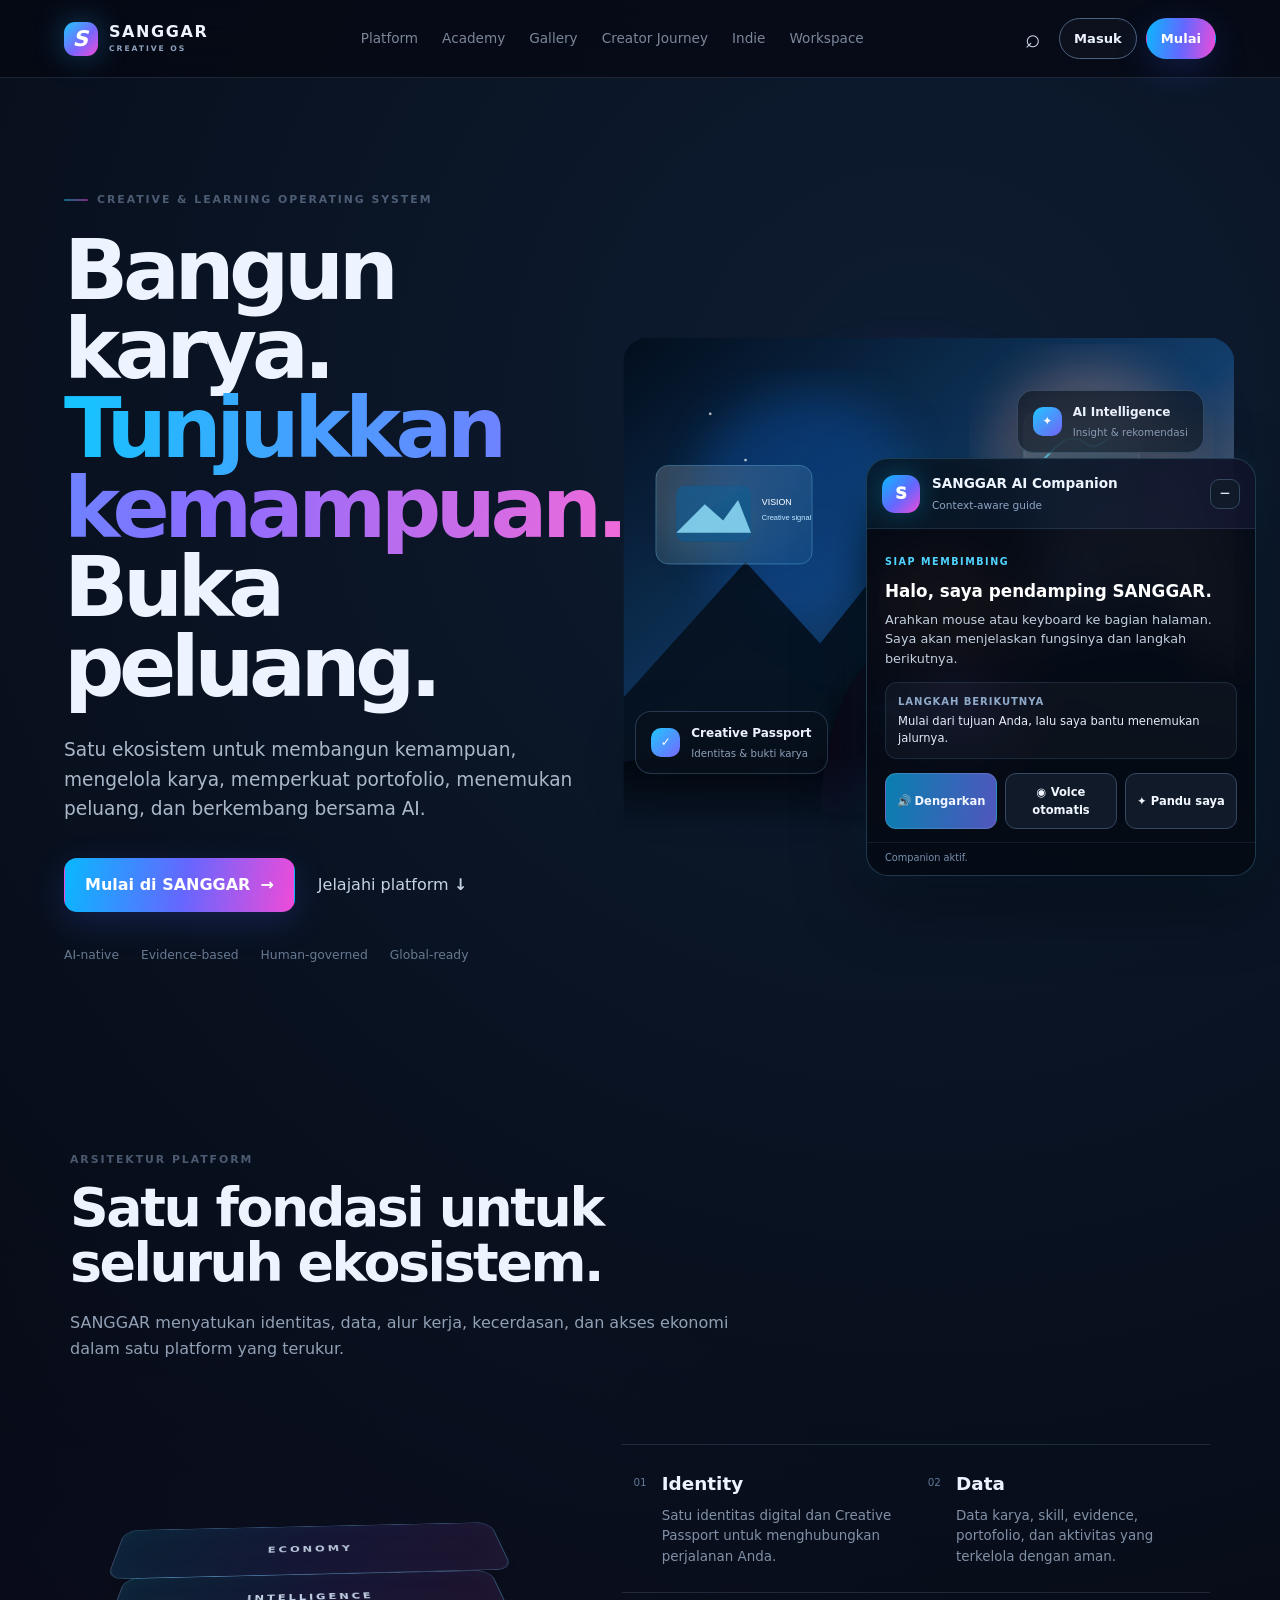
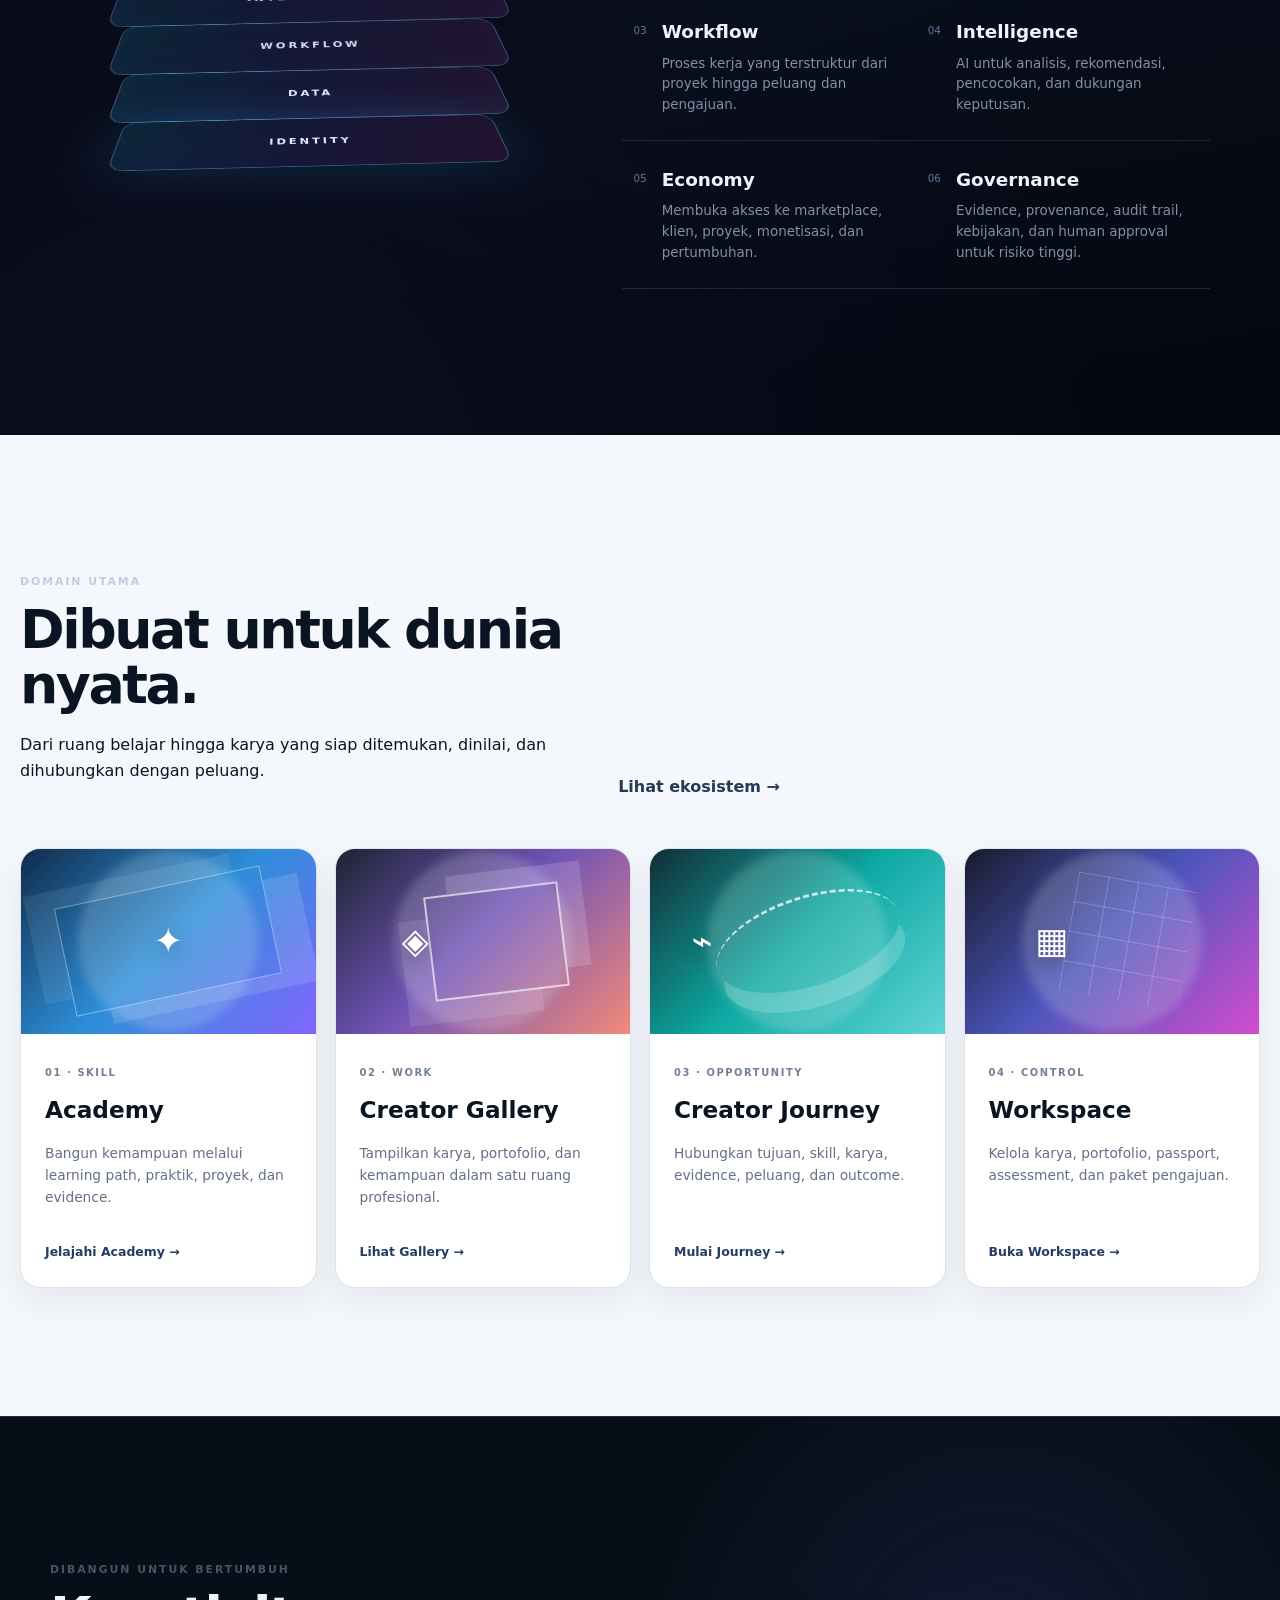
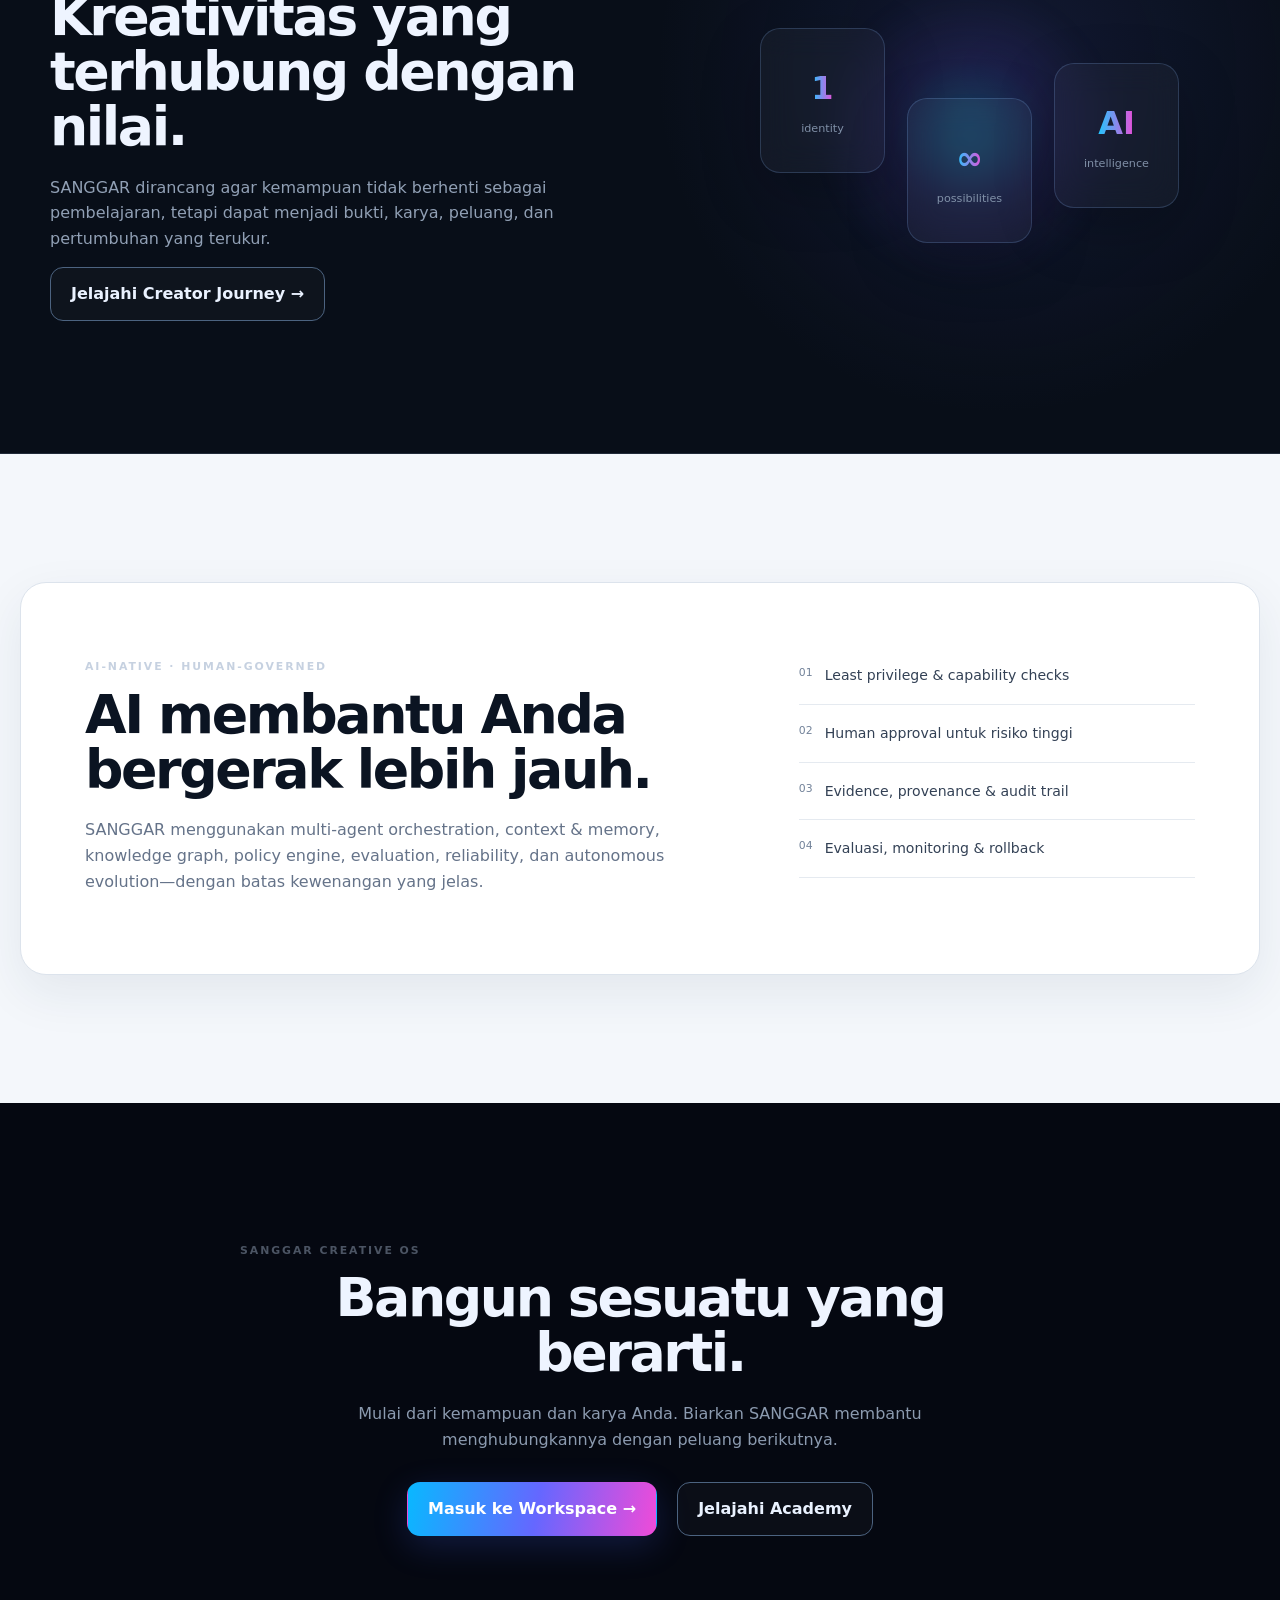
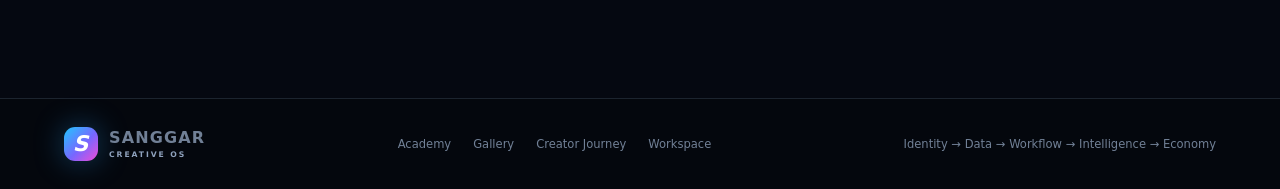
<file: index.html>
<!doctype html>
<html lang="id">
<head>
<meta charset="utf-8">
<meta name="viewport" content="width=device-width,initial-scale=1">
<meta name="description" content="SANGGAR CREATIVE OS — ekosistem digital untuk membangun kemampuan, karya, portofolio, peluang, dan pertumbuhan dengan AI yang tetap berada dalam kendali manusia.">
<meta name="robots" content="index,follow">
<meta property="og:title" content="SANGGAR CREATIVE OS">
<meta property="og:description" content="Identity. Data. Workflow. Intelligence. Economy.">
<meta property="og:type" content="website">
<meta property="og:image" content="assets/hero-visual.svg">
<title>SANGGAR CREATIVE OS — Creative & Learning Operating System</title>
<link rel="canonical" href="https://akvisomr-eng.github.io/SANGGAR-CREATIVE-OS/">
<link rel="stylesheet" href="styles.css">
</head>
<body data-sanggar-companion="public">
<header class="top">
  <a class="brand" href="index.html" aria-label="SANGGAR CREATIVE OS"><span class="brand-mark">S</span><span>SANGGAR<small>CREATIVE OS</small></span></a>
  <nav aria-label="Navigasi utama">
    <a href="#platform">Platform</a>
    <a href="academy.html">Academy</a>
    <a href="gallery.html">Gallery</a>
    <a href="journey.html">Creator Journey</a>
    <a href="indie.html">Indie</a>
    <a href="app.html">Workspace</a>
  </nav>
  <div class="top-actions"><a class="icon-link" href="#platform" aria-label="Cari">⌕</a><a class="button outline small" href="app.html">Masuk</a><a class="button gradient small" href="app.html">Mulai</a></div>
</header>

<main>
<section class="hero">
  <div class="hero-copy">
    <p class="eyebrow"><span></span> CREATIVE & LEARNING OPERATING SYSTEM</p>
    <h1>Bangun karya.<br><em>Tunjukkan kemampuan.</em><br>Buka peluang.</h1>
    <p class="lead">Satu ekosistem untuk membangun kemampuan, mengelola karya, memperkuat portofolio, menemukan peluang, dan berkembang bersama AI.</p>
    <div class="actions">
      <a class="button gradient" href="app.html">Mulai di SANGGAR <b>→</b></a>
      <a class="ghost" href="#platform">Jelajahi platform <b>↓</b></a>
    </div>
    <div class="trust"><span>AI-native</span><span>Evidence-based</span><span>Human-governed</span><span>Global-ready</span></div>
  </div>
  <div class="hero-art" aria-label="Ilustrasi SANGGAR Creative OS">
    <div class="hero-orb"></div>
    <img src="assets/hero-visual.svg" alt="Ilustrasi kreator dengan panel AI dan ekosistem digital SANGGAR">
    <div class="floating-chip chip-a"><b>✦</b><span>AI Intelligence<small>Insight & rekomendasi</small></span></div>
    <div class="floating-chip chip-b"><b>✓</b><span>Creative Passport<small>Identitas & bukti karya</small></span></div>
  </div>
</section>

<section id="platform" class="section architecture">
  <div class="section-head">
    <p class="eyebrow">ARSITEKTUR PLATFORM</p>
    <h2>Satu fondasi untuk seluruh ekosistem.</h2>
    <p>SANGGAR menyatukan identitas, data, alur kerja, kecerdasan, dan akses ekonomi dalam satu platform yang terukur.</p>
  </div>
  <div class="architecture-layout">
    <div class="layer-stack" aria-hidden="true">
      <div class="layer l1">ECONOMY</div><div class="layer l2">INTELLIGENCE</div><div class="layer l3">WORKFLOW</div><div class="layer l4">DATA</div><div class="layer l5">IDENTITY</div>
    </div>
    <div class="architecture-list">
      <article><span class="num">01</span><div><h3>Identity</h3><p>Satu identitas digital dan Creative Passport untuk menghubungkan perjalanan Anda.</p></div></article>
      <article><span class="num">02</span><div><h3>Data</h3><p>Data karya, skill, evidence, portofolio, dan aktivitas yang terkelola dengan aman.</p></div></article>
      <article><span class="num">03</span><div><h3>Workflow</h3><p>Proses kerja yang terstruktur dari proyek hingga peluang dan pengajuan.</p></div></article>
      <article><span class="num">04</span><div><h3>Intelligence</h3><p>AI untuk analisis, rekomendasi, pencocokan, dan dukungan keputusan.</p></div></article>
      <article><span class="num">05</span><div><h3>Economy</h3><p>Membuka akses ke marketplace, klien, proyek, monetisasi, dan pertumbuhan.</p></div></article>
      <article><span class="num">06</span><div><h3>Governance</h3><p>Evidence, provenance, audit trail, kebijakan, dan human approval untuk risiko tinggi.</p></div></article>
    </div>
  </div>
</section>

<section class="section domains">
  <div class="section-head row-head"><div><p class="eyebrow">DOMAIN UTAMA</p><h2>Dibuat untuk dunia nyata.</h2><p>Dari ruang belajar hingga karya yang siap ditemukan, dinilai, dan dihubungkan dengan peluang.</p></div><a class="text-link" href="academy.html">Lihat ekosistem →</a></div>
  <div class="domain-grid">
    <a class="domain-card academy-card" href="academy.html"><div class="domain-art art-academy"><span>✦</span><div class="art-lines"></div></div><div class="domain-body"><span class="domain-kicker">01 · SKILL</span><h3>Academy</h3><p>Bangun kemampuan melalui learning path, praktik, proyek, dan evidence.</p><b>Jelajahi Academy →</b></div></a>
    <a class="domain-card gallery-card" href="gallery.html"><div class="domain-art art-gallery"><span>◈</span><div class="art-frame"></div></div><div class="domain-body"><span class="domain-kicker">02 · WORK</span><h3>Creator Gallery</h3><p>Tampilkan karya, portofolio, dan kemampuan dalam satu ruang profesional.</p><b>Lihat Gallery →</b></div></a>
    <a class="domain-card journey-card" href="journey.html"><div class="domain-art art-journey"><span>⌁</span><div class="art-route"></div></div><div class="domain-body"><span class="domain-kicker">03 · OPPORTUNITY</span><h3>Creator Journey</h3><p>Hubungkan tujuan, skill, karya, evidence, peluang, dan outcome.</p><b>Mulai Journey →</b></div></a>
    <a class="domain-card workspace-card" href="app.html"><div class="domain-art art-workspace"><span>▦</span><div class="art-grid"></div></div><div class="domain-body"><span class="domain-kicker">04 · CONTROL</span><h3>Workspace</h3><p>Kelola karya, portofolio, passport, assessment, dan paket pengajuan.</p><b>Buka Workspace →</b></div></a>
  </div>
</section>

<section class="section dark impact">
  <div class="impact-copy"><p class="eyebrow">DIBANGUN UNTUK BERTUMBUH</p><h2>Kreativitas yang terhubung dengan nilai.</h2><p>SANGGAR dirancang agar kemampuan tidak berhenti sebagai pembelajaran, tetapi dapat menjadi bukti, karya, peluang, dan pertumbuhan yang terukur.</p><a class="button outline" href="journey.html">Jelajahi Creator Journey →</a></div>
  <div class="impact-visual"><div class="impact-glow"></div><div class="impact-stat"><strong>1</strong><span>identity</span></div><div class="impact-stat"><strong>∞</strong><span>possibilities</span></div><div class="impact-stat"><strong>AI</strong><span>intelligence</span></div></div>
</section>

<section id="ai" class="section ai-section">
  <div class="ai-card">
    <div><p class="eyebrow">AI-NATIVE · HUMAN-GOVERNED</p><h2>AI membantu Anda bergerak lebih jauh.</h2><p>SANGGAR menggunakan multi-agent orchestration, context & memory, knowledge graph, policy engine, evaluation, reliability, dan autonomous evolution—dengan batas kewenangan yang jelas.</p></div>
    <ul><li><span>01</span> Least privilege & capability checks</li><li><span>02</span> Human approval untuk risiko tinggi</li><li><span>03</span> Evidence, provenance & audit trail</li><li><span>04</span> Evaluasi, monitoring & rollback</li></ul>
  </div>
</section>

<section class="section cta">
  <p class="eyebrow">SANGGAR CREATIVE OS</p>
  <h2>Bangun sesuatu yang berarti.</h2>
  <p>Mulai dari kemampuan dan karya Anda. Biarkan SANGGAR membantu menghubungkannya dengan peluang berikutnya.</p>
  <div class="actions center"><a class="button gradient" href="app.html">Masuk ke Workspace →</a><a class="button outline" href="academy.html">Jelajahi Academy</a></div>
</section>
</main>

<footer><div class="footer-brand"><span class="brand-mark">S</span><span>SANGGAR<small>CREATIVE OS</small></span></div><div class="footer-links"><a href="academy.html">Academy</a><a href="gallery.html">Gallery</a><a href="journey.html">Creator Journey</a><a href="app.html">Workspace</a></div><span>Identity → Data → Workflow → Intelligence → Economy</span></footer>
<script src="app.js" defer></script>
<script src="companion.js?v=4" defer></script>
</body>
</html>
</file>
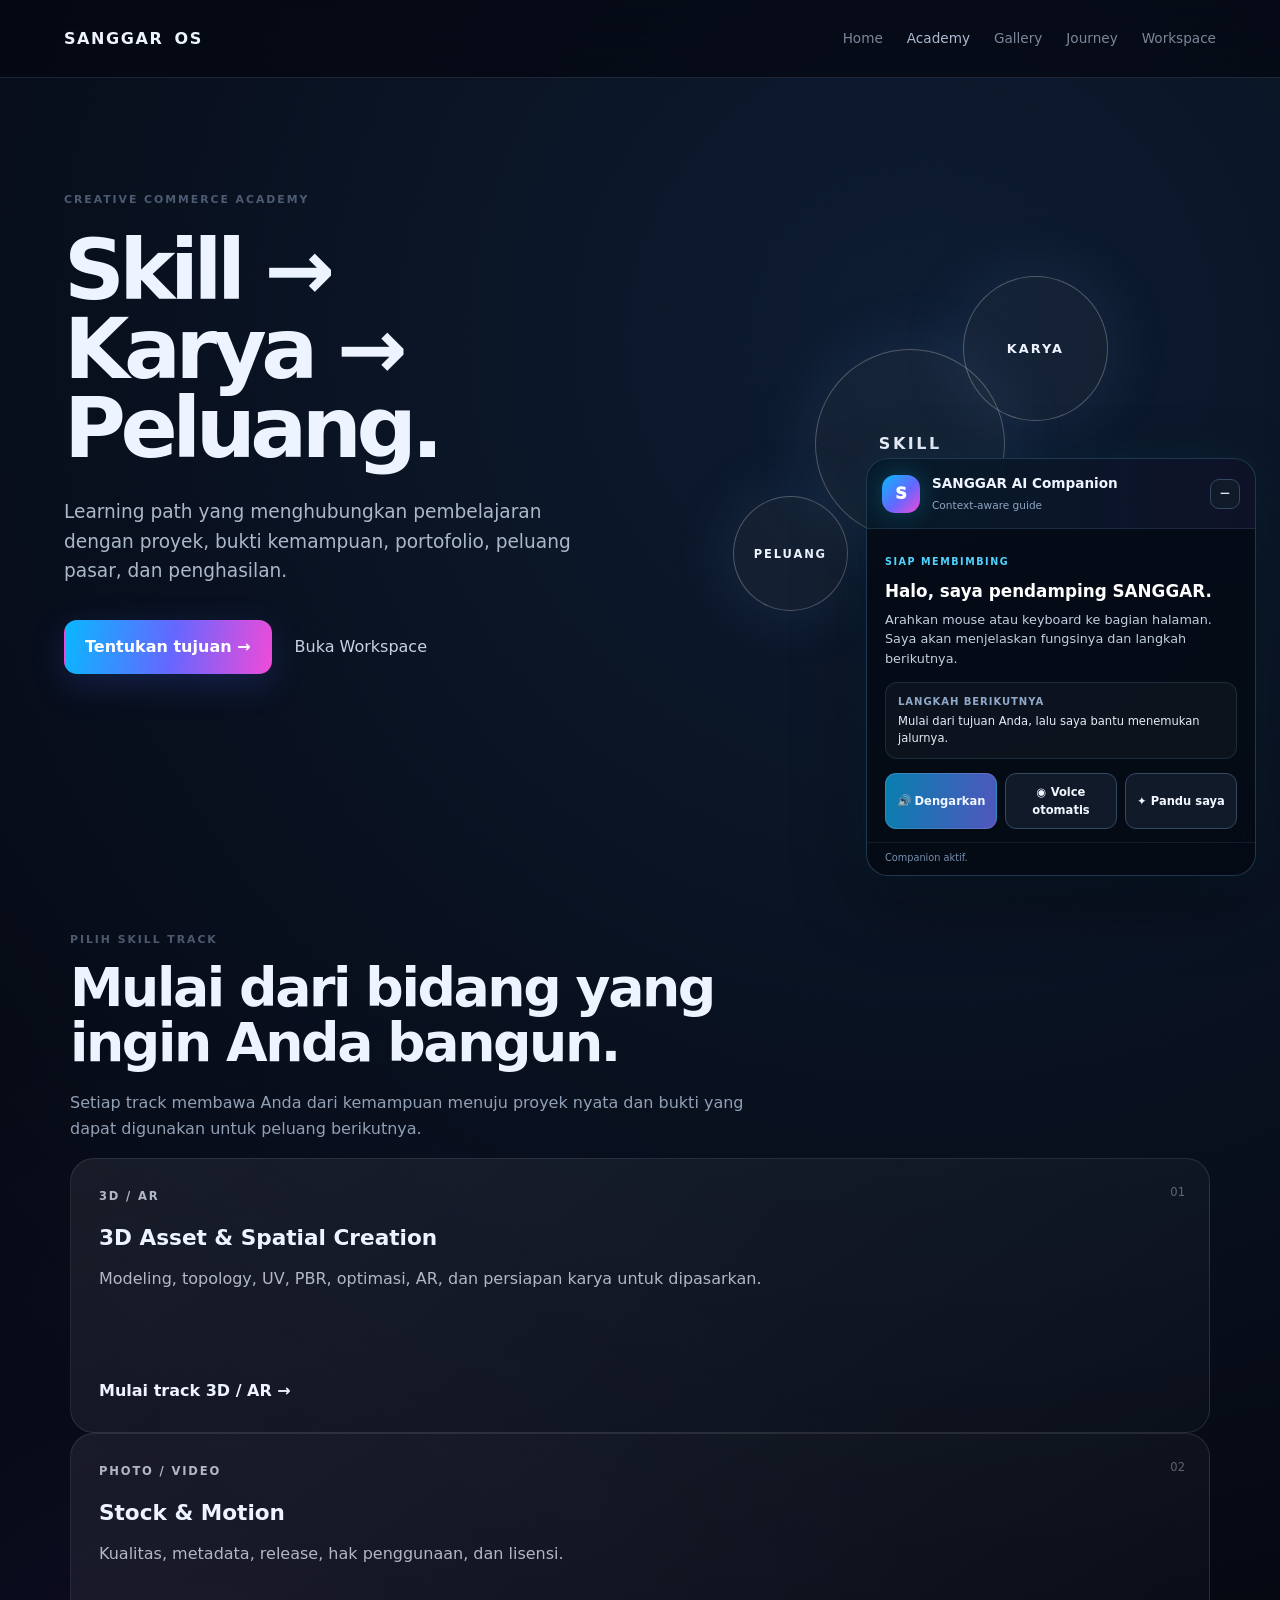
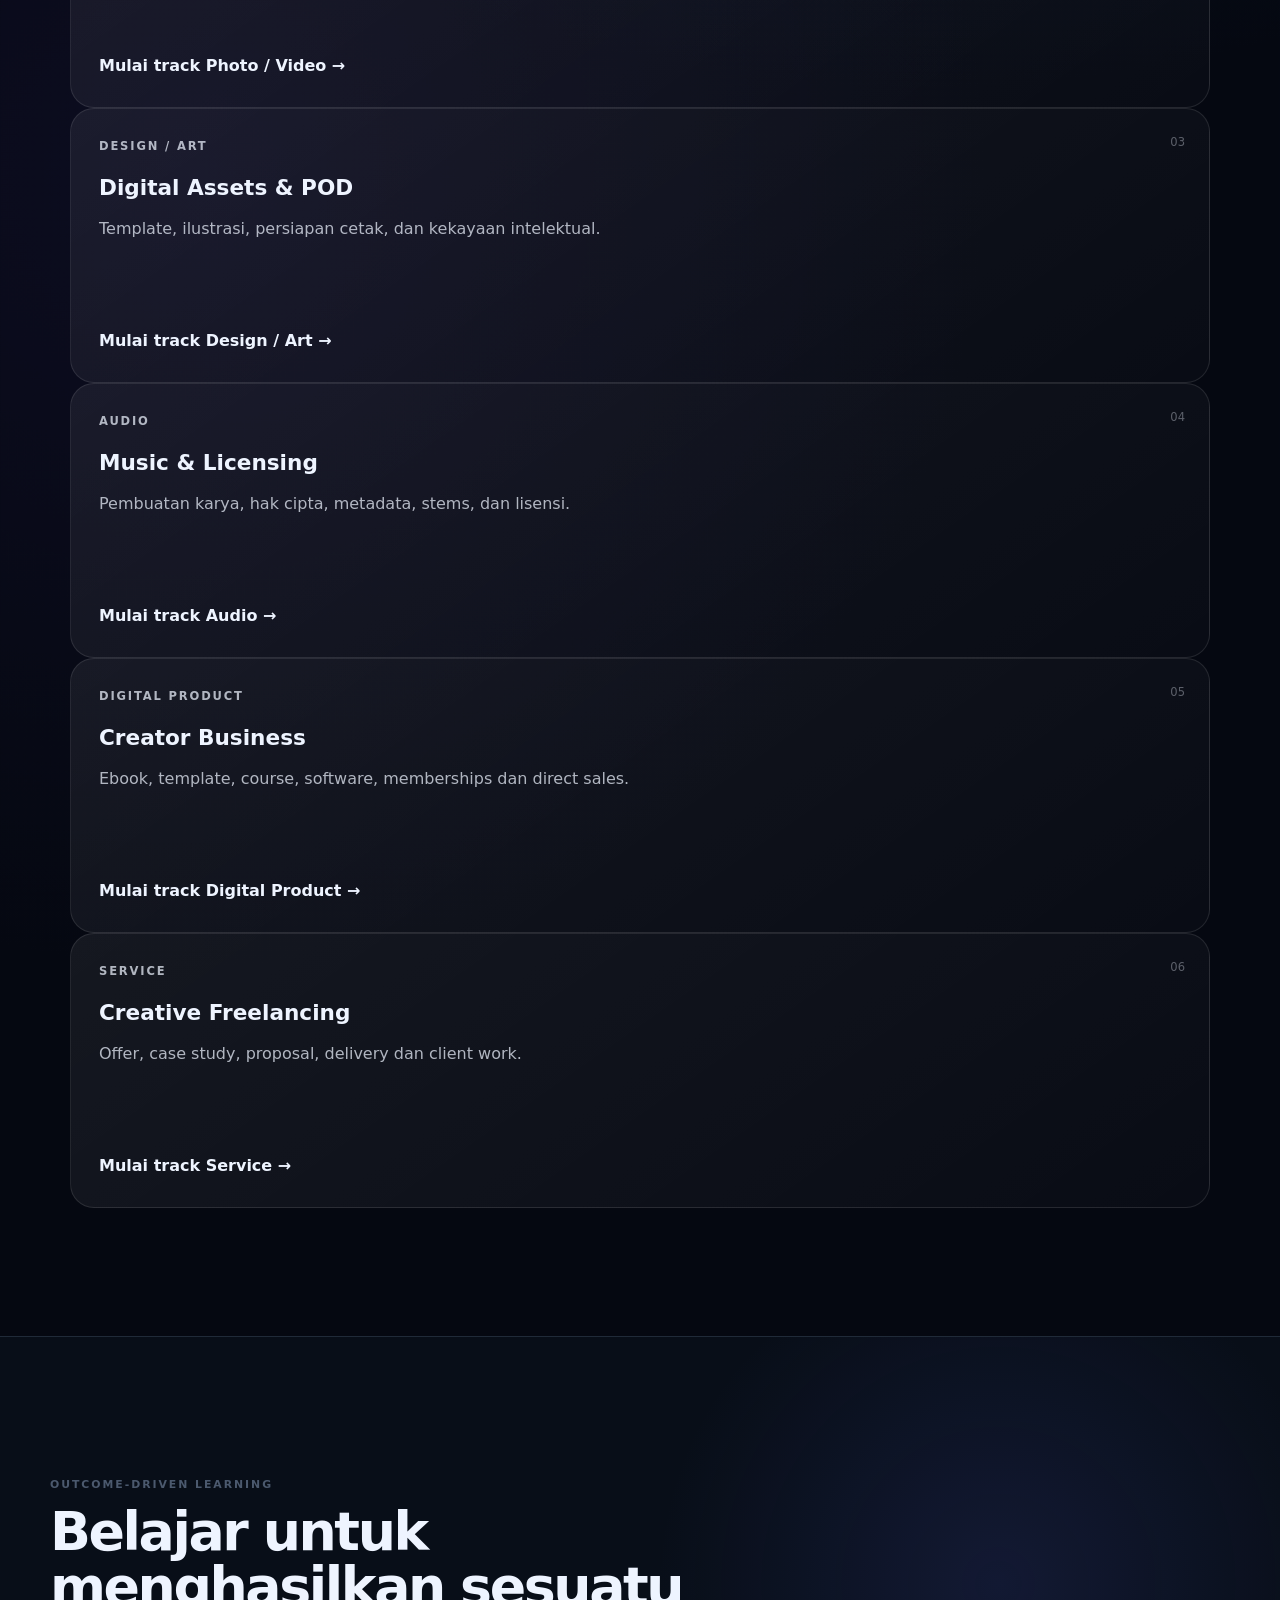
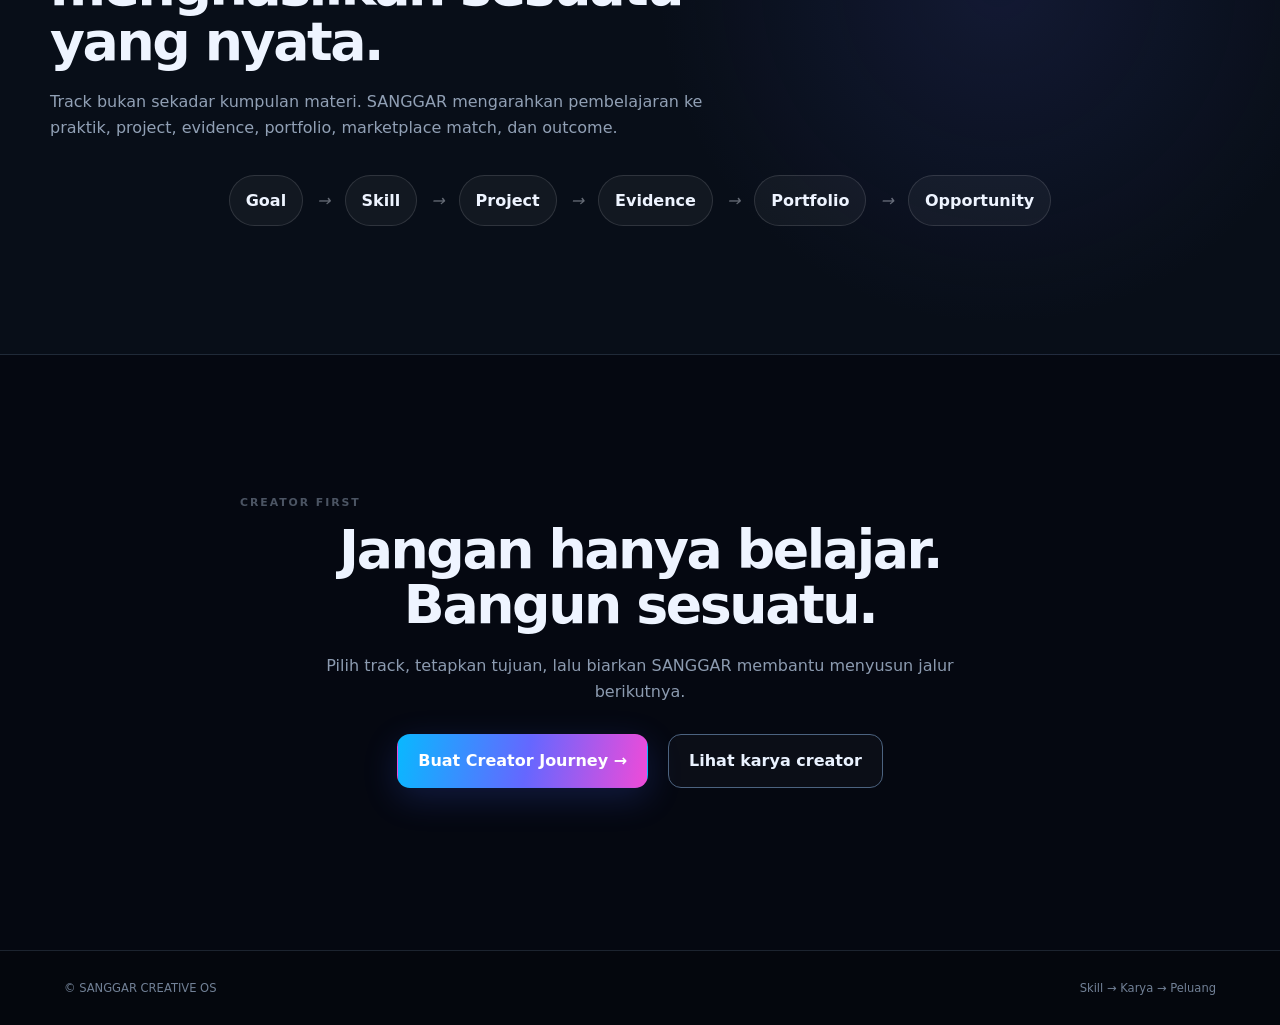
<file: academy.html>
<!doctype html>
<html lang="id"><head><meta charset="utf-8"><meta name="viewport" content="width=device-width,initial-scale=1">
<meta name="description" content="SANGGAR Creative Commerce Academy — pilih skill track, bangun karya, buktikan kemampuan, dan buka peluang.">
<meta name="robots" content="index,follow"><title>Creative Commerce Academy — SANGGAR</title>
<link rel="canonical" href="https://akvisomr-eng.github.io/SANGGAR-CREATIVE-OS/academy.html"><link rel="stylesheet" href="styles.css"></head>
<body data-sanggar-companion="public">
<header class="top"><a class="brand" href="index.html">SANGGAR<span>OS</span></a><nav aria-label="Navigasi utama"><a href="index.html">Home</a><a class="active" href="academy.html">Academy</a><a href="gallery.html">Gallery</a><a href="journey.html">Journey</a><a href="app.html">Workspace</a></nav></header>
<main>
<section class="hero academy-hero"><div class="hero-copy"><p class="eyebrow">CREATIVE COMMERCE ACADEMY</p><h1>Skill → Karya → <strong>Peluang.</strong></h1><p class="lead">Learning path yang menghubungkan pembelajaran dengan proyek, bukti kemampuan, portofolio, peluang pasar, dan penghasilan.</p>
<div class="actions"><a class="button gradient" href="journey.html">Tentukan tujuan →</a><a class="ghost" href="app.html">Buka Workspace</a></div></div><div class="hero-art academy-art"><div class="academy-orbit">SKILL</div><div class="academy-orbit orbit-2">KARYA</div><div class="academy-orbit orbit-3">PELUANG</div></div></section>
<section class="section"><div class="section-head"><p class="eyebrow">PILIH SKILL TRACK</p><h2>Mulai dari bidang yang ingin Anda bangun.</h2><p>Setiap track membawa Anda dari kemampuan menuju proyek nyata dan bukti yang dapat digunakan untuk peluang berikutnya.</p></div>
<div class="grid academy-track-grid">
<a class="track-card" data-ai-context="3D AR 3D Asset Spatial Creation" href="journey.html?goal=3d-ar"><span class="track-number">01</span><b>3D / AR</b><h3>3D Asset & Spatial Creation</h3><p>Modeling, topology, UV, PBR, optimasi, AR, dan persiapan karya untuk dipasarkan.</p><span class="track-action">Mulai track 3D / AR →</span></a>
<a class="track-card" data-ai-context="PHOTO VIDEO Stock Motion" href="journey.html?goal=photo-video"><span class="track-number">02</span><b>PHOTO / VIDEO</b><h3>Stock & Motion</h3><p>Kualitas, metadata, release, hak penggunaan, dan lisensi.</p><span class="track-action">Mulai track Photo / Video →</span></a>
<a class="track-card" data-ai-context="DESIGN ART Digital Assets POD" href="journey.html?goal=design-art"><span class="track-number">03</span><b>DESIGN / ART</b><h3>Digital Assets & POD</h3><p>Template, ilustrasi, persiapan cetak, dan kekayaan intelektual.</p><span class="track-action">Mulai track Design / Art →</span></a>
<a class="track-card" data-ai-context="AUDIO Music Licensing" href="journey.html?goal=audio"><span class="track-number">04</span><b>AUDIO</b><h3>Music & Licensing</h3><p>Pembuatan karya, hak cipta, metadata, stems, dan lisensi.</p><span class="track-action">Mulai track Audio →</span></a>
<a class="track-card" data-ai-context="DIGITAL PRODUCT Creator Business" href="journey.html?goal=digital-product"><span class="track-number">05</span><b>DIGITAL PRODUCT</b><h3>Creator Business</h3><p>Ebook, template, course, software, memberships dan direct sales.</p><span class="track-action">Mulai track Digital Product →</span></a>
<a class="track-card" data-ai-context="SERVICE Creative Freelancing" href="journey.html?goal=service"><span class="track-number">06</span><b>SERVICE</b><h3>Creative Freelancing</h3><p>Offer, case study, proposal, delivery dan client work.</p><span class="track-action">Mulai track Service →</span></a>
</div></section>
<section class="section dark"><div class="section-head"><p class="eyebrow">OUTCOME-DRIVEN LEARNING</p><h2>Belajar untuk menghasilkan sesuatu yang nyata.</h2><p>Track bukan sekadar kumpulan materi. SANGGAR mengarahkan pembelajaran ke praktik, project, evidence, portfolio, marketplace match, dan outcome.</p></div><div class="flow-strip"><span>Goal</span><i>→</i><span>Skill</span><i>→</i><span>Project</span><i>→</i><span>Evidence</span><i>→</i><span>Portfolio</span><i>→</i><span>Opportunity</span></div></section>
<section class="section cta"><p class="eyebrow">CREATOR FIRST</p><h2>Jangan hanya belajar. Bangun sesuatu.</h2><p>Pilih track, tetapkan tujuan, lalu biarkan SANGGAR membantu menyusun jalur berikutnya.</p><div class="actions center"><a class="button gradient" href="journey.html">Buat Creator Journey →</a><a class="button outline" href="gallery.html">Lihat karya creator</a></div></section>
</main><footer><span>© SANGGAR CREATIVE OS</span><span>Skill → Karya → Peluang</span></footer>
<script src="companion.js?v=3" defer></script></body></html>
</file>
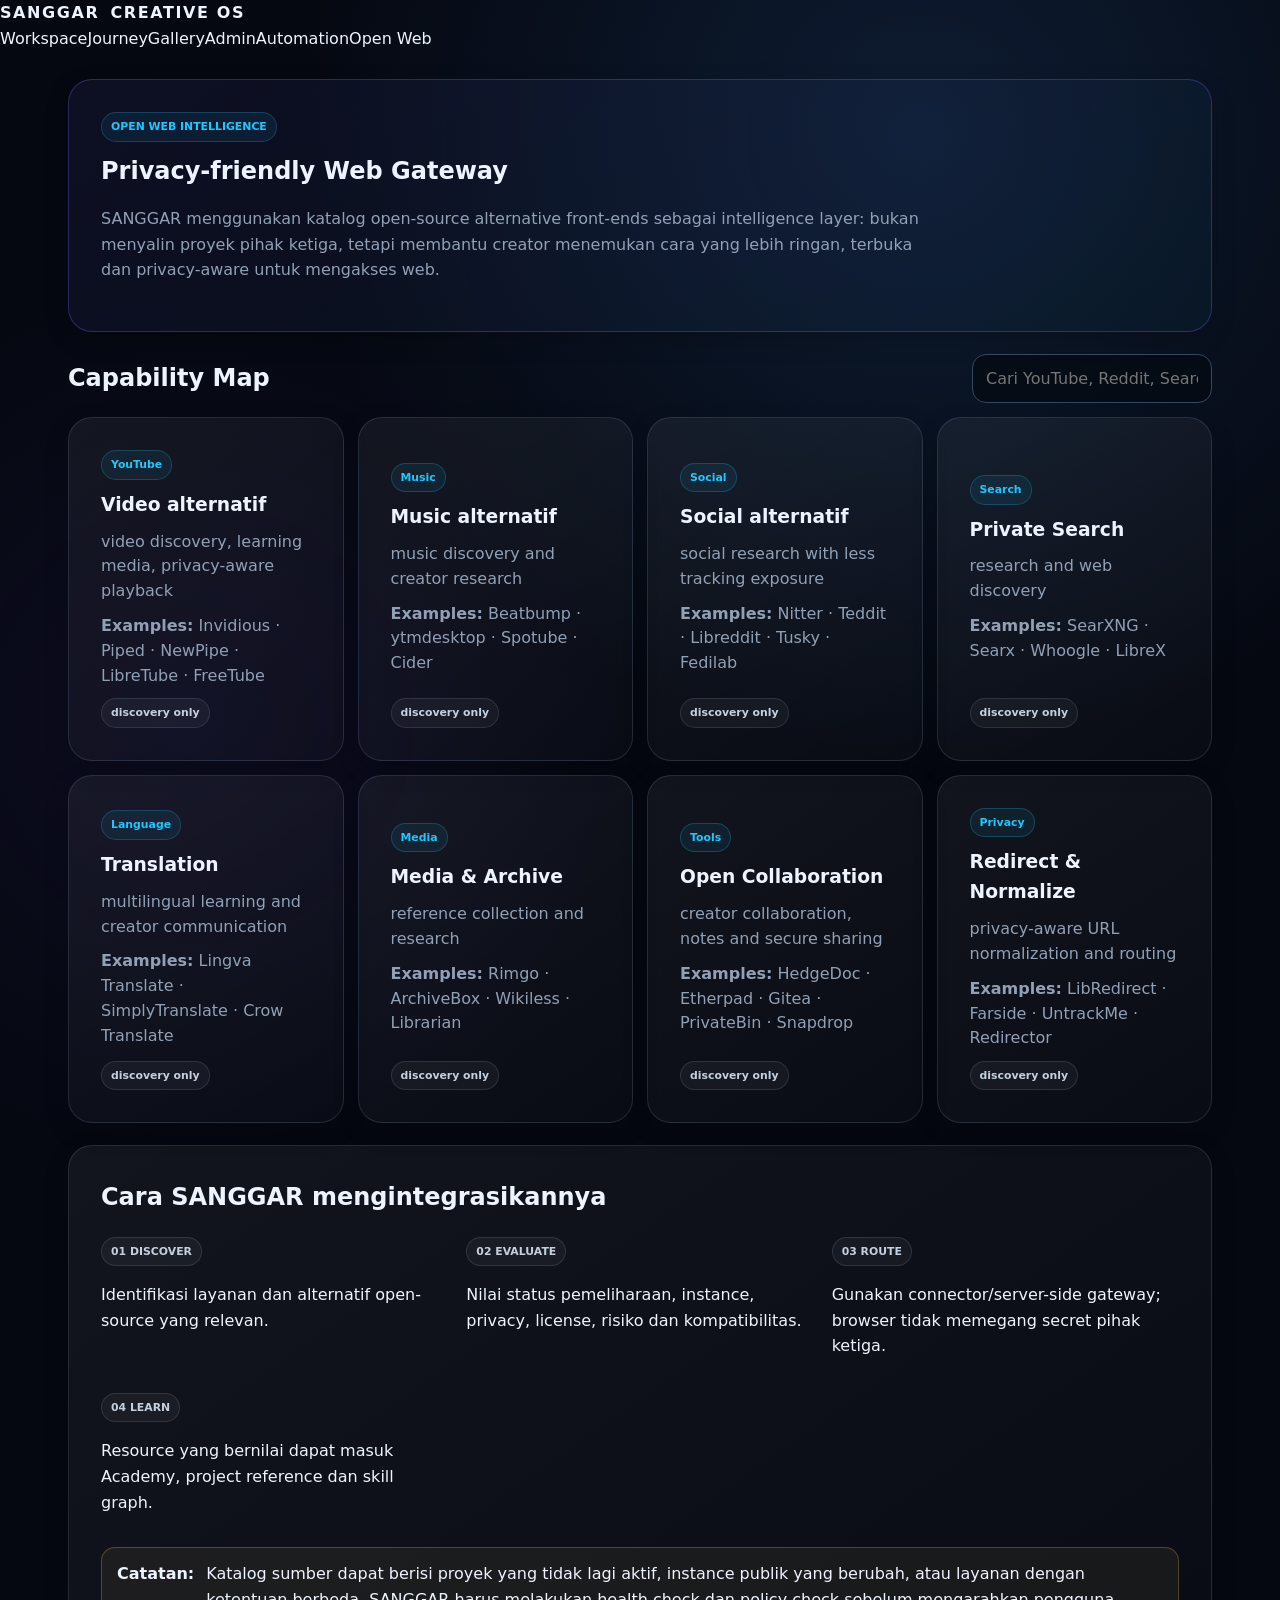
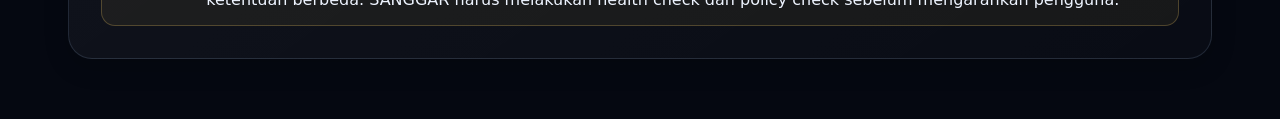
<file: alternative-frontends.html>
<!doctype html>
<html lang="id">
<head>
<meta charset="utf-8"><meta name="viewport" content="width=device-width,initial-scale=1">
<meta name="description" content="SANGGAR Open Web Intelligence — privacy-friendly alternatives and open-source discovery">
<title>SANGGAR — Open Web Intelligence</title>
<link rel="stylesheet" href="styles.css"><link rel="stylesheet" href="sanggar-design-system.css">
<style>
.sg-service-grid{display:grid;grid-template-columns:repeat(auto-fit,minmax(240px,1fr));gap:14px}
.sg-service{display:flex;flex-direction:column;gap:10px}
.sg-service h3{margin:0}.sg-service p{margin:0;color:var(--sg-muted);line-height:1.55}
.sg-service .sg-cluster{margin-top:auto}
</style>
</head>
<body>
<header class="topbar">
<div class="brand"><strong>SANGGAR</strong><span>CREATIVE OS</span></div>
<nav aria-label="Navigasi"><a href="app.html">Workspace</a><a href="journey.html">Journey</a><a href="gallery.html">Gallery</a><a href="admin-control.html">Admin</a><a href="automation-center.html">Automation</a><a href="alternative-frontends.html" aria-current="page">Open Web</a></nav>
</header>
<main class="container" style="max-width:1180px;margin:auto;padding:28px 18px 60px">
<section class="sg-card sg-ai-card">
<span class="sg-badge sg-badge-info">OPEN WEB INTELLIGENCE</span>
<h1 style="margin:10px 0 6px">Privacy-friendly Web Gateway</h1>
<p style="color:var(--sg-muted);max-width:820px">SANGGAR menggunakan katalog open-source alternative front-ends sebagai intelligence layer: bukan menyalin proyek pihak ketiga, tetapi membantu creator menemukan cara yang lebih ringan, terbuka dan privacy-aware untuk mengakses web.</p>
</section>
<section style="margin-top:22px">
<div class="sg-cluster" style="justify-content:space-between;margin-bottom:14px"><h2 style="margin:0">Capability Map</h2><label class="sg-field" style="min-width:240px"><span class="sg-sr-only">Cari layanan</span><input id="search" class="sg-input" placeholder="Cari YouTube, Reddit, Search..."></label></div>
<div id="grid" class="sg-service-grid"></div>
</section>
<section class="sg-card" style="margin-top:22px">
<h2 style="margin-top:0">Cara SANGGAR mengintegrasikannya</h2>
<div class="sg-responsive-grid">
<div><span class="sg-badge">01 DISCOVER</span><p>Identifikasi layanan dan alternatif open-source yang relevan.</p></div>
<div><span class="sg-badge">02 EVALUATE</span><p>Nilai status pemeliharaan, instance, privacy, license, risiko dan kompatibilitas.</p></div>
<div><span class="sg-badge">03 ROUTE</span><p>Gunakan connector/server-side gateway; browser tidak memegang secret pihak ketiga.</p></div>
<div><span class="sg-badge">04 LEARN</span><p>Resource yang bernilai dapat masuk Academy, project reference dan skill graph.</p></div>
</div>
<div class="sg-alert sg-alert-warning" style="margin-top:16px"><strong>Catatan:</strong><span>Katalog sumber dapat berisi proyek yang tidak lagi aktif, instance publik yang berubah, atau layanan dengan ketentuan berbeda. SANGGAR harus melakukan health check dan policy check sebelum mengarahkan pengguna.</span></div>
</section>
</main>
<script>
const services=[
{name:"Video alternatif",cat:"YouTube",items:["Invidious","Piped","NewPipe","LibreTube","FreeTube"],use:"video discovery, learning media, privacy-aware playback"},
{name:"Music alternatif",cat:"Music",items:["Beatbump","ytmdesktop","Spotube","Cider"],use:"music discovery and creator research"},
{name:"Social alternatif",cat:"Social",items:["Nitter","Teddit","Libreddit","Tusky","Fedilab"],use:"social research with less tracking exposure"},
{name:"Private Search",cat:"Search",items:["SearXNG","Searx","Whoogle","LibreX"],use:"research and web discovery"},
{name:"Translation",cat:"Language",items:["Lingva Translate","SimplyTranslate","Crow Translate"],use:"multilingual learning and creator communication"},
{name:"Media & Archive",cat:"Media",items:["Rimgo","ArchiveBox","Wikiless","Librarian"],use:"reference collection and research"},
{name:"Open Collaboration",cat:"Tools",items:["HedgeDoc","Etherpad","Gitea","PrivateBin","Snapdrop"],use:"creator collaboration, notes and secure sharing"},
{name:"Redirect & Normalize",cat:"Privacy",items:["LibRedirect","Farside","UntrackMe","Redirector"],use:"privacy-aware URL normalization and routing"}
];
const esc=s=>String(s).replace(/[&<>"']/g,c=>({'&':'&amp;','<':'&lt;','>':'&gt;','"':'&quot;',"'":'&#39;'}[c]));
const render=filter=>{const f=filter.toLowerCase();document.getElementById('grid').innerHTML=services.filter(x=>(x.name+' '+x.cat+' '+x.items.join(' ')+' '+x.use).toLowerCase().includes(f)).map(x=>'<article class="sg-card sg-service"><div class="sg-cluster"><span class="sg-badge sg-badge-info">'+esc(x.cat)+'</span></div><h3>'+esc(x.name)+'</h3><p>'+esc(x.use)+'</p><p><strong>Examples:</strong> '+esc(x.items.join(' · '))+'</p><div class="sg-cluster"><span class="sg-badge">discovery only</span></div></article>').join('')||'<div class="sg-empty"><strong>Tidak ditemukan</strong>Coba kata kunci lain.</div>'};
document.getElementById('search').addEventListener('input',e=>render(e.target.value));render('');
</script>
</body></html>
</file>
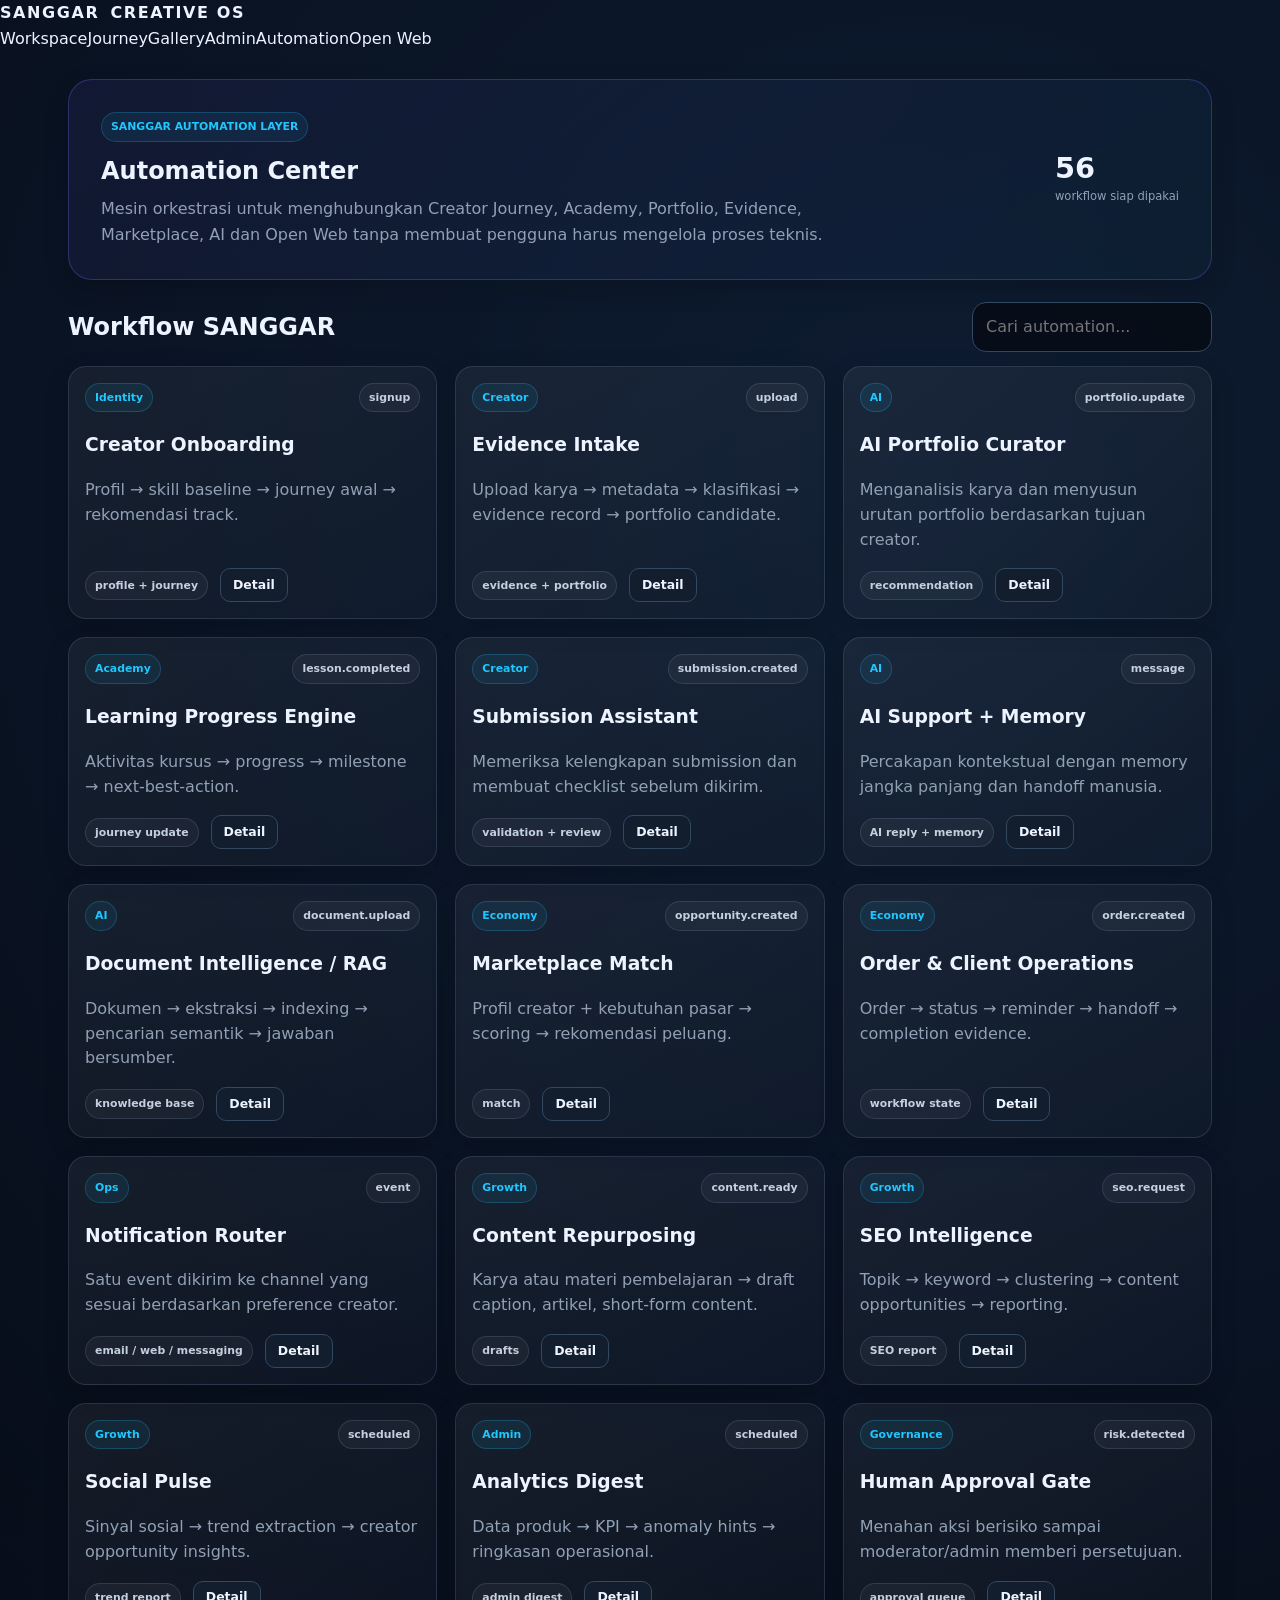
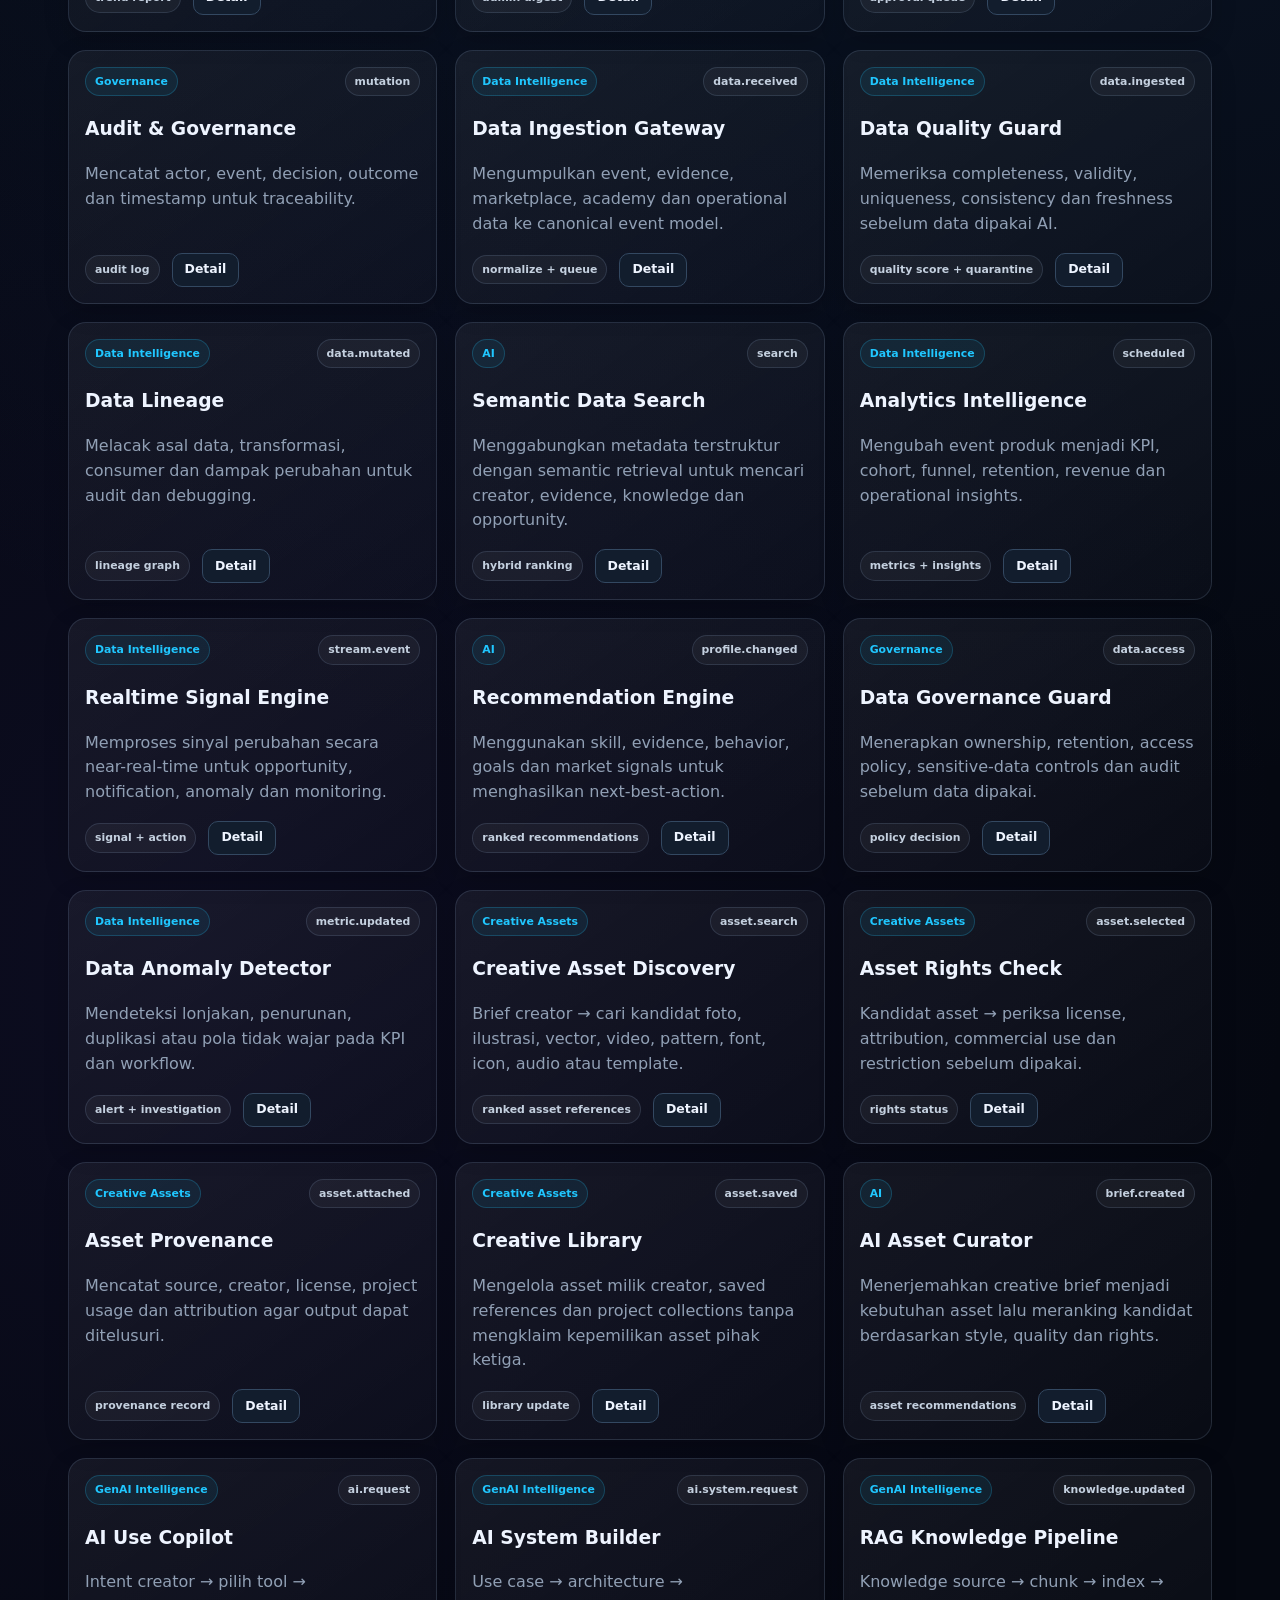
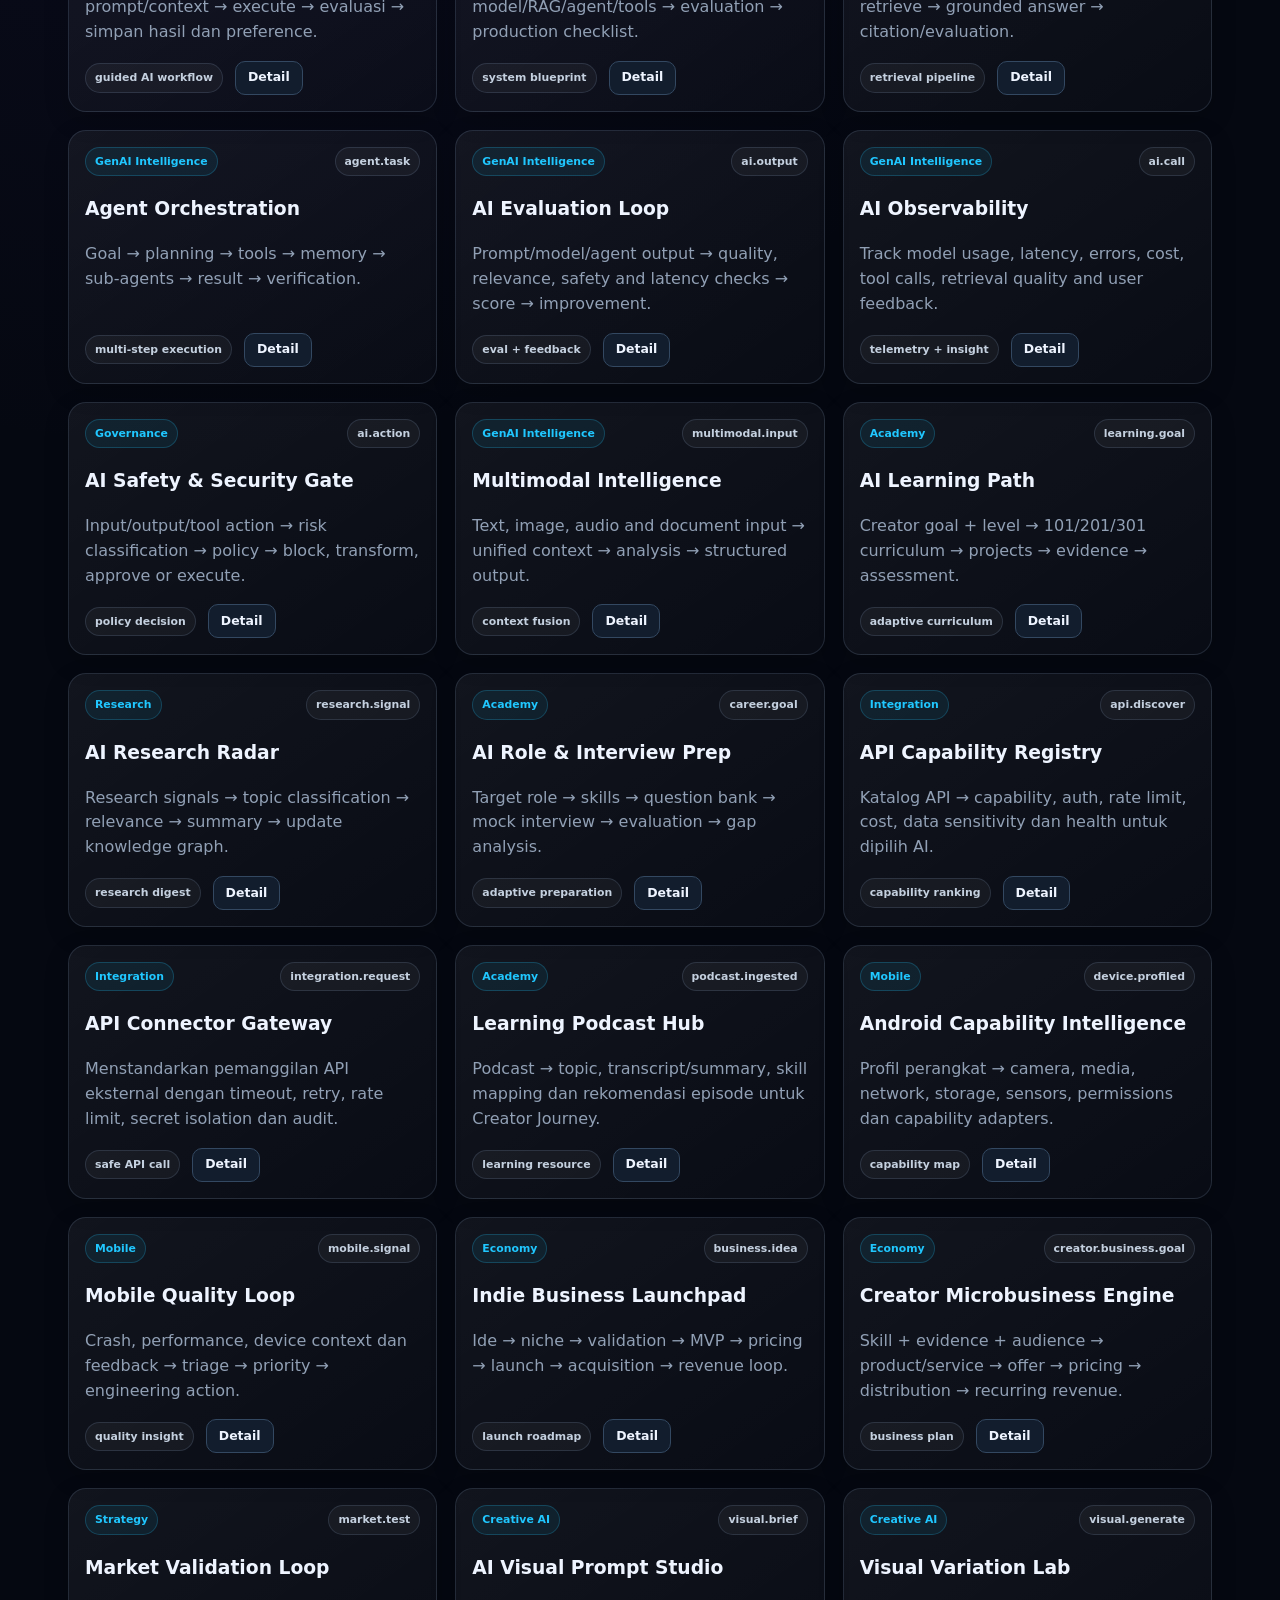
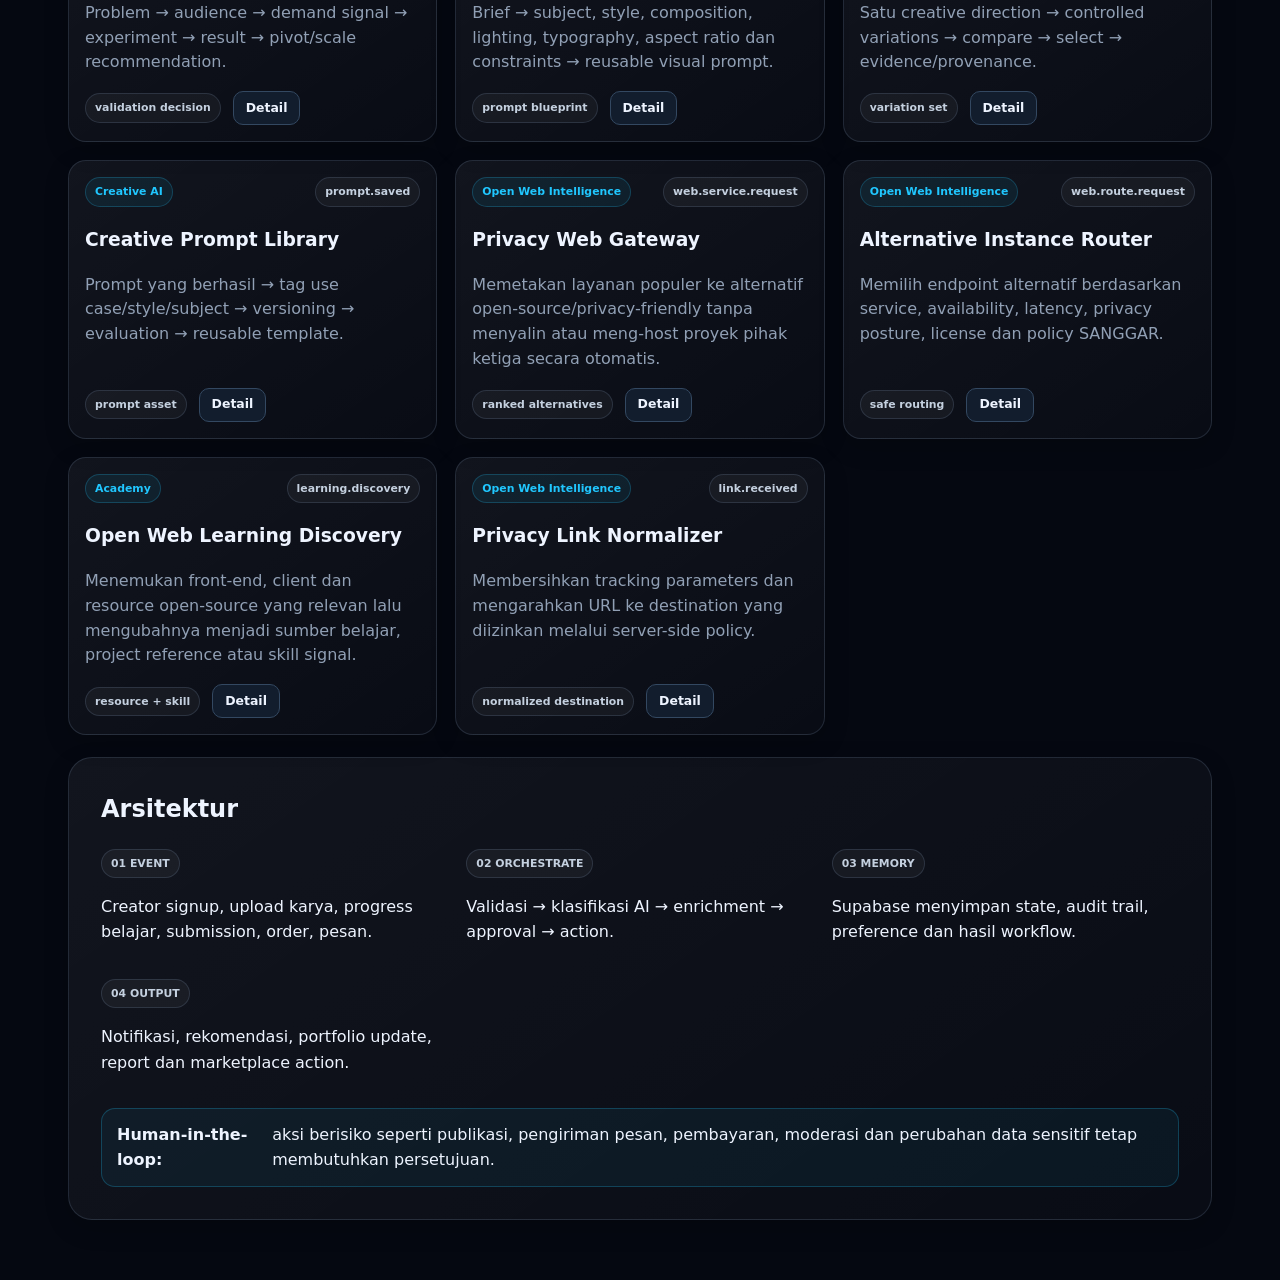
<file: automation-center.html>
<!doctype html>
<html lang="id">
<head>
<meta charset="utf-8"><meta name="viewport" content="width=device-width,initial-scale=1">
<meta name="description" content="SANGGAR Creative OS — Automation Center">
<title>SANGGAR — Automation Center</title>
<link rel="stylesheet" href="styles.css"><link rel="stylesheet" href="sanggar-design-system.css">
</head>
<body>
<header class="topbar">
  <div class="brand"><strong>SANGGAR</strong><span>CREATIVE OS</span></div>
  <nav aria-label="Navigasi"><a href="app.html">Workspace</a><a href="journey.html">Journey</a><a href="gallery.html">Gallery</a><a href="admin-control.html">Admin</a><a href="automation-center.html" aria-current="page">Automation</a><a href="alternative-frontends.html">Open Web</a></nav>
</header>
<main class="container" style="max-width:1180px;margin:auto;padding:28px 18px 60px">
  <section class="sg-card sg-ai-card">
    <div class="sg-cluster" style="justify-content:space-between">
      <div><span class="sg-badge sg-badge-info">SANGGAR AUTOMATION LAYER</span><h1 style="margin:10px 0 6px">Automation Center</h1><p style="color:var(--sg-muted);max-width:760px;margin:0">Mesin orkestrasi untuk menghubungkan Creator Journey, Academy, Portfolio, Evidence, Marketplace, AI dan Open Web tanpa membuat pengguna harus mengelola proses teknis.</p></div>
      <div class="sg-kpi"><strong id="activeCount">0</strong><span>workflow siap dipakai</span></div>
    </div>
  </section>
  <section style="margin-top:22px">
    <div class="sg-cluster" style="justify-content:space-between;margin-bottom:14px"><h2 style="margin:0">Workflow SANGGAR</h2><label class="sg-field" style="min-width:240px"><span class="sg-sr-only">Cari workflow</span><input id="search" class="sg-input" placeholder="Cari automation..."></label></div>
    <div id="grid" class="sg-responsive-grid"></div>
  </section>
  <section class="sg-card" style="margin-top:22px">
    <h2 style="margin-top:0">Arsitektur</h2>
    <div class="sg-responsive-grid">
      <div><span class="sg-badge">01 EVENT</span><p>Creator signup, upload karya, progress belajar, submission, order, pesan.</p></div>
      <div><span class="sg-badge">02 ORCHESTRATE</span><p>Validasi → klasifikasi AI → enrichment → approval → action.</p></div>
      <div><span class="sg-badge">03 MEMORY</span><p>Supabase menyimpan state, audit trail, preference dan hasil workflow.</p></div>
      <div><span class="sg-badge">04 OUTPUT</span><p>Notifikasi, rekomendasi, portfolio update, report dan marketplace action.</p></div>
    </div>
    <div class="sg-alert sg-alert-info" style="margin-top:16px"><strong>Human-in-the-loop:</strong><span>aksi berisiko seperti publikasi, pengiriman pesan, pembayaran, moderasi dan perubahan data sensitif tetap membutuhkan persetujuan.</span></div>
  </section>
</main>
<script src="sanggar-automation.js"></script>
</body></html>
</file>
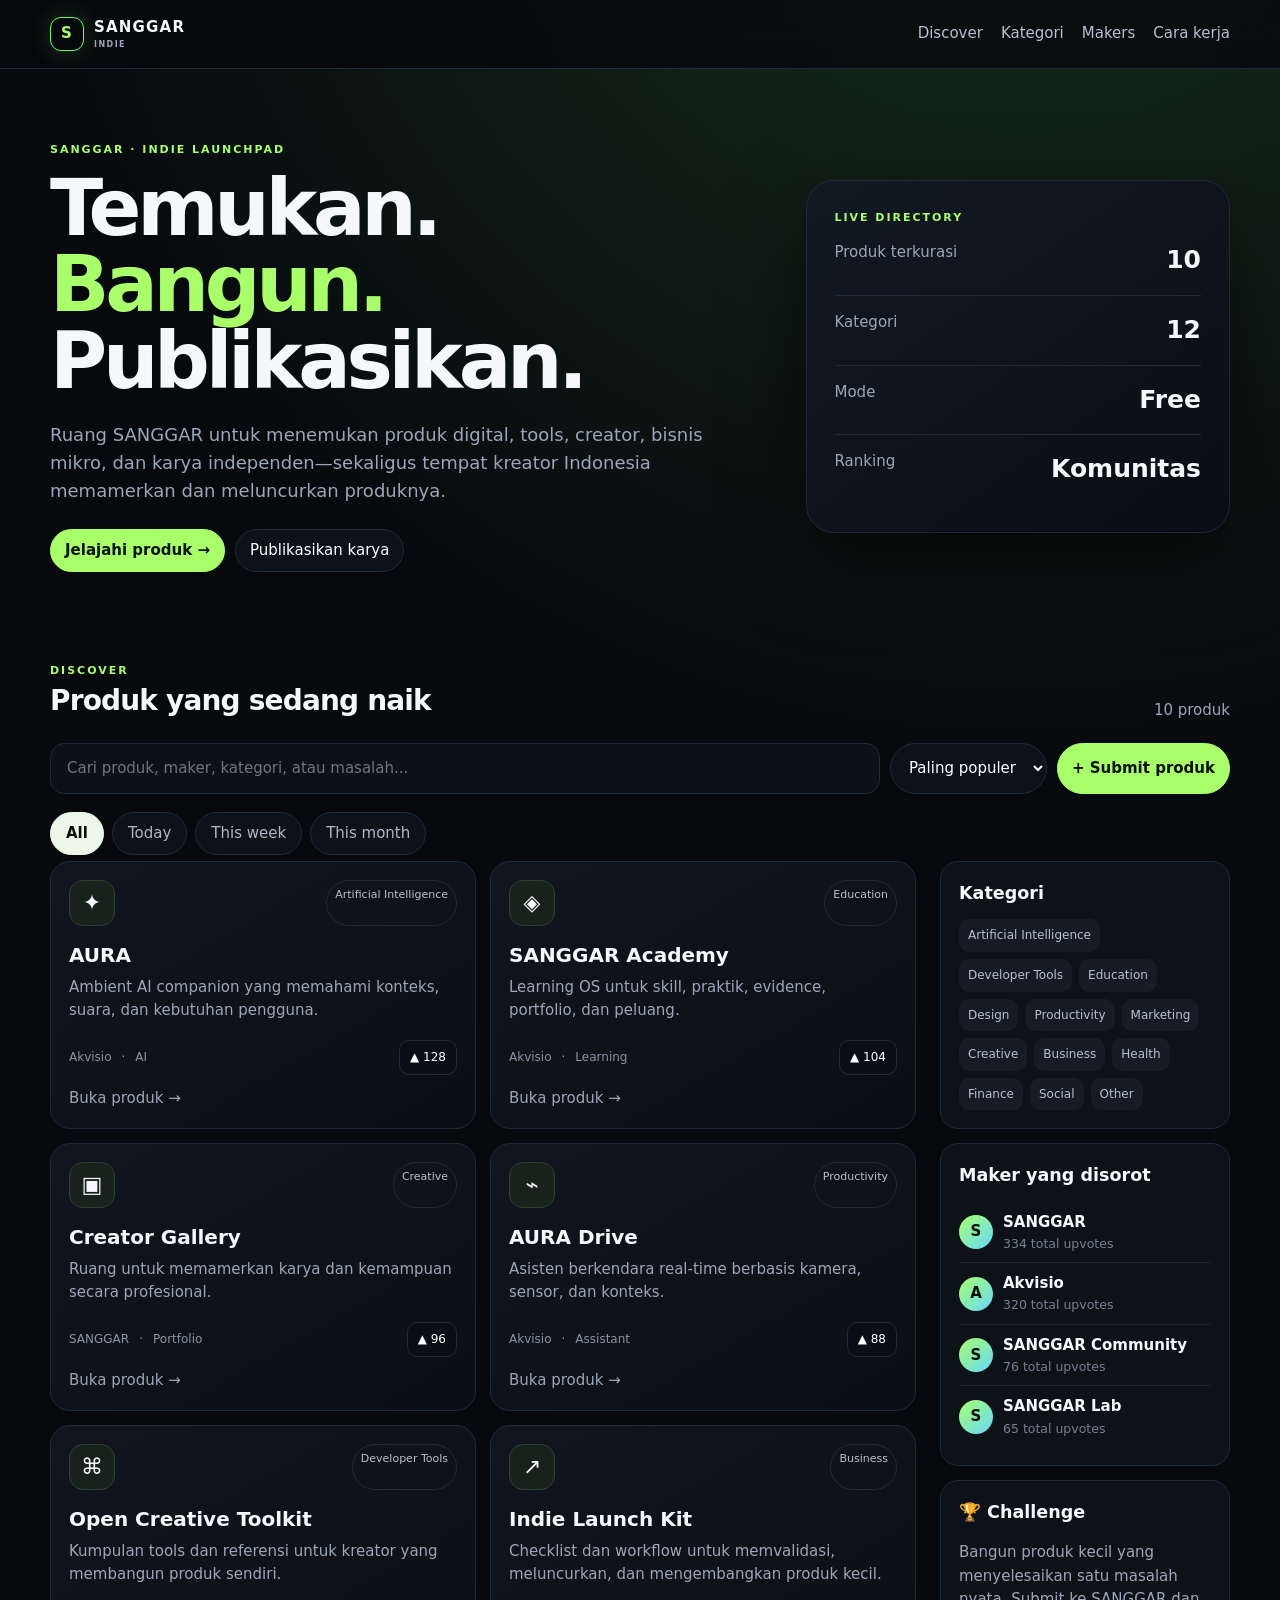
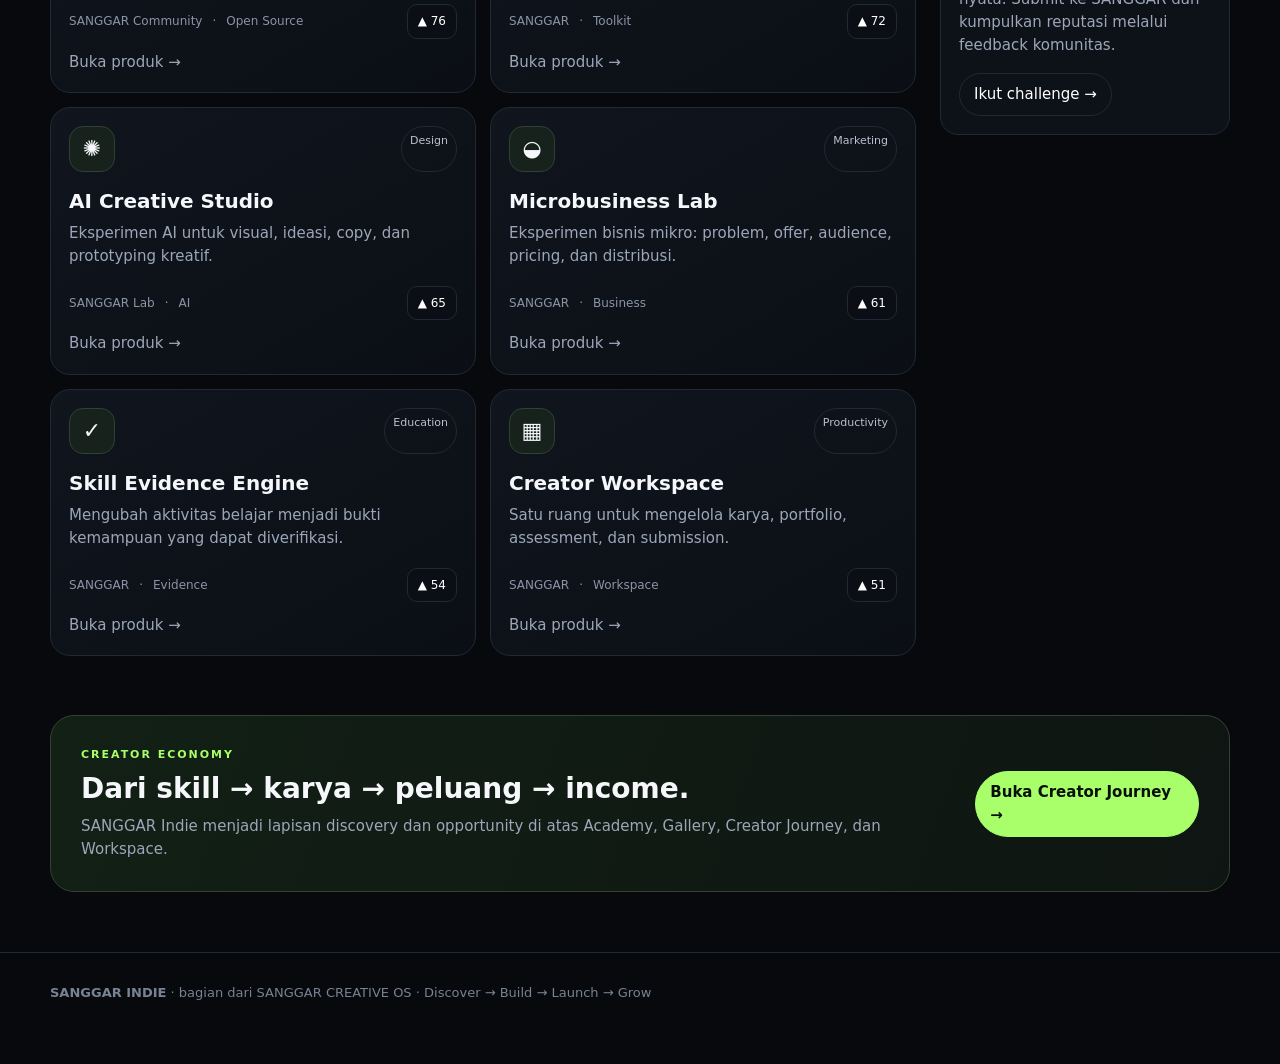
<file: indie.html>
<!doctype html>
<html lang="id">
<head>
<meta charset="utf-8">
<meta name="viewport" content="width=device-width,initial-scale=1">
<meta name="description" content="SANGGAR Indie — launchpad dan discovery hub untuk produk, karya, tools, creator, dan bisnis digital independen.">
<title>SANGGAR Indie — Discover. Build. Launch. Grow.</title>
<style>
:root{--bg:#07090d;--panel:#0e1219;--panel2:#121823;--line:#202936;--text:#f5f7fb;--muted:#9ba7b8;--accent:#a8ff6a;--accent2:#65d9ff;--warn:#ffd166;--max:1180px}
*{box-sizing:border-box}html{scroll-behavior:smooth}body{margin:0;background:radial-gradient(circle at 80% -10%,#17311f 0,#07090d 34%),var(--bg);color:var(--text);font:15px/1.55 Inter,ui-sans-serif,system-ui,-apple-system,BlinkMacSystemFont,"Segoe UI",sans-serif}a{color:inherit;text-decoration:none}button,input,select,textarea{font:inherit}.wrap{width:min(calc(100% - 32px),var(--max));margin:auto}.top{position:sticky;top:0;z-index:20;background:rgba(7,9,13,.82);backdrop-filter:blur(16px);border-bottom:1px solid var(--line)}.nav{height:68px;display:flex;align-items:center;gap:24px}.brand{display:flex;align-items:center;gap:10px;font-weight:900;letter-spacing:.08em}.mark{width:34px;height:34px;border:1px solid #6dff5b;border-radius:11px;display:grid;place-items:center;color:var(--accent);box-shadow:0 0 24px #73ff6330}.brand small{display:block;color:var(--muted);font-size:8px;letter-spacing:.18em}.navlinks{display:flex;gap:18px;margin-left:auto}.navlinks a{color:#b7c0ce}.navlinks a:hover{color:#fff}.pill{border:1px solid var(--line);background:#0d1118;border-radius:999px;padding:9px 14px;cursor:pointer;color:#fff}.pill.primary{background:var(--accent);color:#071006;border-color:var(--accent);font-weight:800}.hero{padding:72px 0 46px;display:grid;grid-template-columns:1.25fr .75fr;gap:48px;align-items:center}.eyebrow{color:var(--accent);font-size:11px;font-weight:900;letter-spacing:.18em;text-transform:uppercase}.hero h1{font-size:clamp(44px,7vw,78px);line-height:.98;letter-spacing:-.055em;margin:12px 0 22px;max-width:800px}.hero h1 span{color:var(--accent)}.hero p{color:var(--muted);font-size:18px;max-width:700px}.hero-card{border:1px solid var(--line);background:linear-gradient(145deg,#111923,#0a0e14);border-radius:28px;padding:28px;box-shadow:0 30px 80px #0008}.metric{display:flex;justify-content:space-between;padding:15px 0;border-bottom:1px solid var(--line)}.metric:last-child{border:0}.metric b{font-size:25px}.metric span{color:var(--muted)}.toolbar{display:grid;grid-template-columns:1fr auto auto;gap:10px;margin:18px 0}.search{width:100%;background:#0c1017;border:1px solid var(--line);color:#fff;border-radius:14px;padding:13px 16px;outline:none}.search:focus{border-color:#55766b}.section{padding:24px 0}.tabs{display:flex;gap:8px;overflow:auto;padding-bottom:6px}.tab{white-space:nowrap;border:1px solid var(--line);background:#0d1118;color:#aeb8c7;border-radius:999px;padding:9px 15px;cursor:pointer}.tab.active{background:#edf7e8;color:#071006;border-color:#edf7e8;font-weight:800}.layout{display:grid;grid-template-columns:1fr 290px;gap:24px}.section-title{display:flex;align-items:end;justify-content:space-between;gap:20px;margin:20px 0}.section-title h2{font-size:28px;letter-spacing:-.03em;margin:0}.muted{color:var(--muted)}.grid{display:grid;grid-template-columns:repeat(2,minmax(0,1fr));gap:14px}.card{border:1px solid var(--line);background:linear-gradient(150deg,#10151e,#0b0f15);border-radius:20px;padding:18px;transition:.18s transform,.18s border-color}.card:hover{transform:translateY(-2px);border-color:#384556}.cardtop{display:flex;justify-content:space-between;gap:12px}.icon{width:46px;height:46px;border-radius:14px;background:#17221d;border:1px solid #2d4233;display:grid;place-items:center;font-size:22px}.tag{font-size:11px;border:1px solid var(--line);border-radius:999px;padding:5px 8px;color:#b8c2cf;white-space:nowrap}.card h3{margin:14px 0 5px;font-size:20px}.card p{margin:0 0 16px;color:var(--muted);min-height:48px}.meta{display:flex;gap:10px;align-items:center;color:#8995a5;font-size:12px}.vote{margin-left:auto;border:1px solid var(--line);background:#0b0f15;color:#fff;border-radius:10px;padding:7px 10px;cursor:pointer}.vote.on{border-color:var(--accent);color:var(--accent)}.side{display:flex;flex-direction:column;gap:14px}.sidebox{border:1px solid var(--line);background:#0d1219;border-radius:18px;padding:18px}.sidebox h3{margin:0 0 12px}.catlist{display:flex;flex-wrap:wrap;gap:7px}.cat{font-size:12px;padding:7px 9px;border-radius:10px;background:#151c25;color:#b7c1ce;cursor:pointer}.cat:hover{color:#fff;background:#1c2632}.maker{display:flex;gap:10px;align-items:center;padding:9px 0;border-bottom:1px solid #1a222d}.avatar{width:34px;height:34px;border-radius:50%;background:linear-gradient(135deg,#a8ff6a,#65d9ff);color:#061006;display:grid;place-items:center;font-weight:900}.maker:last-child{border:0}.maker small{display:block;color:#748092}.empty{padding:44px 20px;text-align:center;border:1px dashed #2a3442;border-radius:18px;color:var(--muted);grid-column:1/-1}.banner{margin:35px 0;padding:30px;border:1px solid #34432f;border-radius:24px;background:linear-gradient(110deg,#122015,#0e1512);display:flex;align-items:center;justify-content:space-between;gap:25px}.banner h2{margin:4px 0;font-size:28px}.banner p{margin:0;color:var(--muted)}footer{margin-top:60px;border-top:1px solid var(--line);padding:30px 0 60px;color:#778292;font-size:13px}.modal{position:fixed;inset:0;background:#000b;display:none;align-items:center;justify-content:center;padding:20px;z-index:50}.modal.open{display:flex}.modalbox{width:min(620px,100%);background:#0d1219;border:1px solid #2a3543;border-radius:22px;padding:24px;box-shadow:0 40px 100px #000}.formgrid{display:grid;grid-template-columns:1fr 1fr;gap:12px}.field{display:flex;flex-direction:column;gap:6px}.field.full{grid-column:1/-1}.field label{font-size:12px;color:#aeb8c6}.field input,.field select,.field textarea{background:#090d13;color:#fff;border:1px solid var(--line);border-radius:10px;padding:11px;outline:0}.field textarea{min-height:90px;resize:vertical}.actions{display:flex;justify-content:flex-end;gap:8px;margin-top:18px}.notice{margin-top:12px;color:var(--muted);font-size:12px}.mobile-menu{display:none}@media(max-width:860px){.hero{grid-template-columns:1fr;padding-top:48px}.layout{grid-template-columns:1fr}.side{display:grid;grid-template-columns:1fr 1fr}.navlinks{display:none}.mobile-menu{display:block;margin-left:auto}.toolbar{grid-template-columns:1fr 1fr}.toolbar .search{grid-column:1/-1}.grid{grid-template-columns:1fr}}@media(max-width:560px){.wrap{width:min(calc(100% - 22px),var(--max))}.hero h1{font-size:47px}.hero p{font-size:16px}.side{grid-template-columns:1fr}.formgrid{grid-template-columns:1fr}.field.full{grid-column:auto}.banner{display:block}.banner .pill{margin-top:15px}.nav{height:60px}}
</style>
</head>
<body>
<header class="top"><div class="wrap nav">
<a class="brand" href="index.html"><span class="mark">S</span><span>SANGGAR<small>INDIE</small></span></a>
<nav class="navlinks"><a href="#discover">Discover</a><a href="#categories">Kategori</a><a href="#makers">Makers</a><a href="#how">Cara kerja</a></nav>
<button class="pill primary mobile-menu" onclick="openSubmit()">+ Submit</button>
</div></header>

<main class="wrap">
<section class="hero">
<div><div class="eyebrow">SANGGAR · INDIE LAUNCHPAD</div><h1>Temukan. <span>Bangun.</span><br>Publikasikan.</h1><p>Ruang SANGGAR untuk menemukan produk digital, tools, creator, bisnis mikro, dan karya independen—sekaligus tempat kreator Indonesia memamerkan dan meluncurkan produknya.</p><div style="display:flex;gap:10px;margin-top:24px"><button class="pill primary" onclick="document.getElementById('discover').scrollIntoView()">Jelajahi produk →</button><button class="pill" onclick="openSubmit()">Publikasikan karya</button></div></div>
<div class="hero-card"><div class="eyebrow">LIVE DIRECTORY</div><div class="metric"><span>Produk terkurasi</span><b id="statProducts">0</b></div><div class="metric"><span>Kategori</span><b>12</b></div><div class="metric"><span>Mode</span><b>Free</b></div><div class="metric"><span>Ranking</span><b>Komunitas</b></div></div>
</section>

<section id="discover" class="section">
<div class="section-title"><div><div class="eyebrow">DISCOVER</div><h2>Produk yang sedang naik</h2></div><span class="muted" id="resultCount"></span></div>
<div class="toolbar"><input id="search" class="search" placeholder="Cari produk, maker, kategori, atau masalah..." oninput="render()"><select id="sort" class="pill" onchange="render()"><option value="votes">Paling populer</option><option value="new">Terbaru</option><option value="alpha">A–Z</option></select><button class="pill primary" onclick="openSubmit()">+ Submit produk</button></div>
<div class="tabs" id="tabs"></div>
<div class="layout"><div><div id="products" class="grid"></div></div><aside class="side">
<div id="categories" class="sidebox"><h3>Kategori</h3><div id="cats" class="catlist"></div></div>
<div id="makers" class="sidebox"><h3>Maker yang disorot</h3><div id="makersList"></div></div>
<div class="sidebox"><h3>🏆 Challenge</h3><p class="muted">Bangun produk kecil yang menyelesaikan satu masalah nyata. Submit ke SANGGAR dan kumpulkan reputasi melalui feedback komunitas.</p><button class="pill" onclick="openSubmit()">Ikut challenge →</button></div>
</aside></div>
</section>

<section class="banner" id="how"><div><div class="eyebrow">CREATOR ECONOMY</div><h2>Dari skill → karya → peluang → income.</h2><p>SANGGAR Indie menjadi lapisan discovery dan opportunity di atas Academy, Gallery, Creator Journey, dan Workspace.</p></div><a class="pill primary" href="journey.html">Buka Creator Journey →</a></section>
</main>

<footer><div class="wrap"><b>SANGGAR INDIE</b> · bagian dari SANGGAR CREATIVE OS · Discover → Build → Launch → Grow</div></footer>

<div class="modal" id="submitModal" onclick="if(event.target===this)closeSubmit()"><div class="modalbox">
<div style="display:flex;justify-content:space-between;gap:20px;align-items:start"><div><div class="eyebrow">SUBMIT</div><h2 style="margin:4px 0 6px">Publikasikan produk</h2><p class="muted" style="margin:0">MVP ini menyimpan submission di browser. Struktur datanya siap dipindahkan ke Supabase.</p></div><button class="pill" onclick="closeSubmit()">✕</button></div>
<form id="submitForm" onsubmit="submitProduct(event)" style="margin-top:20px"><div class="formgrid">
<div class="field"><label>Nama produk *</label><input name="name" required placeholder="Contoh: AURA Voice"></div>
<div class="field"><label>Maker *</label><input name="maker" required placeholder="Nama Anda / studio"></div>
<div class="field"><label>Kategori</label><select name="category"><option>Artificial Intelligence</option><option>Developer Tools</option><option>Education</option><option>Design</option><option>Productivity</option><option>Marketing</option><option>Creative</option><option>Business</option><option>Health</option><option>Finance</option><option>Social</option><option>Other</option></select></div>
<div class="field"><label>URL produk *</label><input name="url" type="url" required placeholder="https://..."></div>
<div class="field full"><label>Tagline *</label><input name="tagline" required placeholder="Jelaskan nilai produk dalam satu kalimat"></div>
<div class="field full"><label>Deskripsi</label><textarea name="description" placeholder="Masalah apa yang diselesaikan?"></textarea></div>
</div><div class="actions"><button type="button" class="pill" onclick="closeSubmit()">Batal</button><button class="pill primary">Kirim submission</button></div></form>
</div></div>

<script>
const seed=[
{id:1,name:"AURA",maker:"Akvisio",cat:"Artificial Intelligence",type:"AI",tag:"Ambient AI companion yang memahami konteks, suara, dan kebutuhan pengguna.",url:"https://github.com/akvisomr-eng/AURA",votes:128,days:1,icon:"✦"},
{id:2,name:"SANGGAR Academy",maker:"Akvisio",cat:"Education",type:"Learning",tag:"Learning OS untuk skill, praktik, evidence, portfolio, dan peluang.",url:"academy.html",votes:104,days:2,icon:"◈"},
{id:3,name:"Creator Gallery",maker:"SANGGAR",cat:"Creative",type:"Portfolio",tag:"Ruang untuk memamerkan karya dan kemampuan secara profesional.",url:"gallery.html",votes:96,days:3,icon:"▣"},
{id:4,name:"AURA Drive",maker:"Akvisio",cat:"Productivity",type:"Assistant",tag:"Asisten berkendara real-time berbasis kamera, sensor, dan konteks.",url:"https://github.com/akvisomr-eng/AURA",votes:88,days:4,icon:"⌁"},
{id:5,name:"Open Creative Toolkit",maker:"SANGGAR Community",cat:"Developer Tools",type:"Open Source",tag:"Kumpulan tools dan referensi untuk kreator yang membangun produk sendiri.",url:"https://github.com/mezod/awesome-indie",votes:76,days:5,icon:"⌘"},
{id:6,name:"Indie Launch Kit",maker:"SANGGAR",cat:"Business",type:"Toolkit",tag:"Checklist dan workflow untuk memvalidasi, meluncurkan, dan mengembangkan produk kecil.",url:"journey.html",votes:72,days:6,icon:"↗"},
{id:7,name:"AI Creative Studio",maker:"SANGGAR Lab",cat:"Design",type:"AI",tag:"Eksperimen AI untuk visual, ideasi, copy, dan prototyping kreatif.",url:"gallery.html",votes:65,days:7,icon:"✺"},
{id:8,name:"Microbusiness Lab",maker:"SANGGAR",cat:"Marketing",type:"Business",tag:"Eksperimen bisnis mikro: problem, offer, audience, pricing, dan distribusi.",url:"journey.html",votes:61,days:8,icon:"◒"},
{id:9,name:"Skill Evidence Engine",maker:"SANGGAR",cat:"Education",type:"Evidence",tag:"Mengubah aktivitas belajar menjadi bukti kemampuan yang dapat diverifikasi.",url:"academy.html",votes:54,days:9,icon:"✓"},
{id:10,name:"Creator Workspace",maker:"SANGGAR",cat:"Productivity",type:"Workspace",tag:"Satu ruang untuk mengelola karya, portfolio, assessment, dan submission.",url:"app.html",votes:51,days:10,icon:"▦"}
];
let products=JSON.parse(localStorage.getItem("sanggarIndieProducts")||"null")||seed;
const state={tab:"All",cat:"All"};
const cats=["All","Artificial Intelligence","Developer Tools","Education","Design","Productivity","Marketing","Creative","Business","Health","Finance","Social","Other"];
function save(){localStorage.setItem("sanggarIndieProducts",JSON.stringify(products))}
function openSubmit(){document.getElementById("submitModal").classList.add("open")}
function closeSubmit(){document.getElementById("submitModal").classList.remove("open")}
function vote(id){const p=products.find(x=>x.id===id);if(!p)return;const key="voted_"+id;if(localStorage.getItem(key)){p.votes--;localStorage.removeItem(key)}else{p.votes++;localStorage.setItem(key,"1")}save();render()}
function setTab(t){state.tab=t;document.querySelectorAll(".tab").forEach(x=>x.classList.toggle("active",x.dataset.tab===t));render()}
function setCat(c){state.cat=c;render()}
function renderTabs(){document.getElementById("tabs").innerHTML=["All","Today","This week","This month"].map(x=>`<button class="tab ${state.tab===(x==="All"?"All":x)?"active":""}" data-tab="${x}" onclick="setTab('${x}')">${x}</button>`).join("")}
function filtered(){
 const q=document.getElementById("search").value.toLowerCase().trim();
 let out=products.filter(p=>!q||[p.name,p.maker,p.cat,p.tag,p.type].join(" ").toLowerCase().includes(q));
 if(state.cat!=="All")out=out.filter(p=>p.cat===state.cat);
 if(state.tab==="Today")out=out.filter(p=>p.days<=1); if(state.tab==="This week")out=out.filter(p=>p.days<=7); if(state.tab==="This month")out=out.filter(p=>p.days<=30);
 const s=document.getElementById("sort").value;
 return out.sort((a,b)=>s==="votes"?b.votes-a.votes:s==="new"?a.days-b.days:a.name.localeCompare(b.name));
}
function render(){
 renderTabs();
 const out=filtered(); document.getElementById("resultCount").textContent=out.length+" produk";
 document.getElementById("statProducts").textContent=products.length;
 document.getElementById("cats").innerHTML=cats.slice(1).map(c=>`<span class="cat" onclick="setCat('${c}')">${c}</span>`).join("");
 document.getElementById("products").innerHTML=out.length?out.map(p=>{
  const voted=localStorage.getItem("voted_"+p.id);
  return `<article class="card"><div class="cardtop"><div class="icon">${p.icon||"✦"}</div><span class="tag">${p.cat}</span></div><h3>${esc(p.name)}</h3><p>${esc(p.tag)}</p><div class="meta"><span>${esc(p.maker)}</span><span>·</span><span>${p.type}</span><button class="vote ${voted?"on":""}" onclick="vote(${p.id})">▲ ${p.votes}</button></div><div style="margin-top:12px"><a class="muted" href="${escAttr(p.url)}" target="_blank" rel="noopener">Buka produk →</a></div></article>`}).join(""):'<div class="empty">Tidak ada produk yang cocok. Coba kata kunci atau kategori lain.</div>';
 const makers={}; products.forEach(p=>makers[p.maker]=(makers[p.maker]||0)+p.votes);
 document.getElementById("makersList").innerHTML=Object.entries(makers).sort((a,b)=>b[1]-a[1]).slice(0,5).map(([m,v])=>`<div class="maker"><div class="avatar">${m[0]}</div><div><b>${esc(m)}</b><small>${v} total upvotes</small></div></div>`).join("");
}
function esc(v){return String(v).replace(/[&<>"']/g,c=>({"&":"&amp;","<":"&lt;",">":"&gt;","\"":"&quot;","'":"&#39;"}[c]))}
function escAttr(v){return esc(v)}
function submitProduct(e){
 e.preventDefault();const d=new FormData(e.target);const p={id:Date.now(),name:d.get("name"),maker:d.get("maker"),cat:d.get("category"),type:"Community",tag:d.get("tagline"),description:d.get("description"),url:d.get("url"),votes:0,days:0,icon:"✦"};
 products.unshift(p);save();e.target.reset();closeSubmit();state.tab="All";state.cat="All";document.getElementById("search").value="";render();document.getElementById("discover").scrollIntoView({behavior:"smooth"});
}
render();
</script>
</body></html>
</file>
<file: styles.css>
:root{font-family:Inter,ui-sans-serif,system-ui,-apple-system,BlinkMacSystemFont,"Segoe UI",sans-serif;color:#eef4ff;background:#050811;line-height:1.6;--bg:#050811;--panel:#0a111d;--panel2:#0d1725;--line:rgba(155,185,220,.16);--muted:#91a0b5;--cyan:#20c7ff;--purple:#7767ff;--pink:#f04bd8;--radius:24px}*{box-sizing:border-box}html{scroll-behavior:smooth}body{margin:0;overflow-x:hidden;background:radial-gradient(circle at 72% 8%,rgba(39,86,143,.26),transparent 34%),radial-gradient(circle at 15% 42%,rgba(65,46,142,.12),transparent 30%),var(--bg)}body:before{content:"";position:fixed;inset:0;pointer-events:none;background-image:linear-gradient(rgba(255,255,255,.018) 1px,transparent 1px),linear-gradient(90deg,rgba(255,255,255,.018) 1px,transparent 1px);background-size:56px 56px;mask-image:linear-gradient(to bottom,black,transparent 78%);opacity:.45;z-index:-1}a{color:inherit;text-decoration:none}.top{height:78px;padding:0 clamp(20px,5vw,72px);display:flex;align-items:center;gap:28px;justify-content:space-between;border-bottom:1px solid var(--line);background:rgba(5,8,17,.72);backdrop-filter:blur(22px);position:sticky;top:0;z-index:20}.brand,.footer-brand{display:flex;align-items:center;gap:11px;font-weight:900;letter-spacing:.1em;white-space:nowrap}.brand>span:last-child,.footer-brand>span:last-child{display:flex;flex-direction:column;font-size:1rem;line-height:1}.brand small,.footer-brand small{font-size:.48rem;letter-spacing:.25em;color:#8fa2bd;margin-top:5px}.brand-mark{width:34px;height:34px;border-radius:11px;display:grid;place-items:center;font-size:1.35rem;font-style:italic;color:#fff;background:linear-gradient(135deg,var(--cyan),var(--purple) 55%,var(--pink));box-shadow:0 0 30px rgba(45,170,255,.35)}.top nav{display:flex;gap:24px;align-items:center;font-size:.85rem;color:#aebbd0}.top nav a{transition:.2s}.top nav a:hover{color:#fff}.top-actions{display:flex;align-items:center;gap:9px}.icon-link{font-size:1.6rem;color:#cbd6e6;padding:4px 9px}.button{display:inline-flex;align-items:center;justify-content:center;gap:10px;padding:13px 20px;border-radius:13px;font-weight:800;border:1px solid transparent;transition:transform .2s,box-shadow .2s,background .2s}.button:hover{transform:translateY(-2px);box-shadow:0 14px 32px rgba(0,0,0,.25)}.button.small{padding:9px 14px;border-radius:999px;font-size:.82rem}.button.gradient{color:#fff;background:linear-gradient(100deg,#09b8ff,#6567ff 52%,#ef4bd8);box-shadow:0 10px 35px rgba(70,101,255,.2)}.button.outline{color:#eaf2ff;background:rgba(255,255,255,.025);border-color:#4c6380}.hero{max-width:1380px;margin:auto;min-height:calc(100vh - 78px);padding:clamp(65px,8vw,110px) clamp(20px,5vw,70px) 85px;display:grid;grid-template-columns:minmax(0,.92fr) minmax(460px,1.08fr);gap:20px;align-items:center;position:relative}.hero-copy{position:relative;z-index:3}.eyebrow{display:flex;align-items:center;gap:9px;font-size:.7rem;letter-spacing:.19em;font-weight:900;color:#8ea4c3;text-transform:uppercase}.eyebrow>span{width:24px;height:2px;background:linear-gradient(90deg,var(--cyan),var(--pink));border-radius:9px}.hero h1{font-size:clamp(3.2rem,6.6vw,6.8rem);line-height:.94;letter-spacing:-.065em;margin:22px 0 28px;max-width:780px}.hero h1 em{font-style:normal;background:linear-gradient(95deg,#14c5ff,#8a6dff 58%,#f06ada);-webkit-background-clip:text;background-clip:text;color:transparent}.lead{font-size:clamp(1rem,1.45vw,1.25rem);max-width:690px;color:#aab8ca}.actions{display:flex;gap:20px;align-items:center;margin:34px 0}.actions.center{justify-content:center}.ghost{color:#c7d3e4;padding:12px 3px}.trust{display:flex;gap:22px;flex-wrap:wrap;color:#667991;font-size:.77rem;margin-top:28px}.hero-art{min-height:610px;position:relative;display:flex;align-items:center;justify-content:center}.hero-art>img{width:100%;max-width:850px;position:relative;z-index:2;filter:saturate(1.05) contrast(1.03);transform:translate(3%,2%);mask-image:linear-gradient(to bottom,black 85%,transparent 100%)}.hero-orb{position:absolute;width:520px;height:520px;border-radius:50%;background:radial-gradient(circle,rgba(42,191,255,.2),rgba(105,71,255,.08) 48%,transparent 70%);filter:blur(5px)}.floating-chip{position:absolute;z-index:4;display:flex;align-items:center;gap:11px;padding:12px 15px;border:1px solid rgba(150,200,255,.22);border-radius:16px;background:rgba(8,16,28,.64);backdrop-filter:blur(18px);box-shadow:0 20px 50px rgba(0,0,0,.25);font-size:.75rem}.floating-chip b{display:grid;place-items:center;width:29px;height:29px;border-radius:10px;background:linear-gradient(135deg,var(--cyan),var(--purple));color:#fff}.floating-chip span{display:flex;flex-direction:column;font-weight:800}.floating-chip small{font-size:.64rem;color:#8ea0b7;font-weight:500;margin-top:2px}.chip-a{right:2%;top:20%}.chip-b{left:5%;bottom:17%}.section{max-width:1240px;margin:auto;padding:clamp(80px,10vw,135px) clamp(20px,5vw,50px)}.section-head{max-width:760px}.section-head h2,.section h2{font-size:clamp(2.25rem,4.2vw,4.5rem);line-height:1.02;letter-spacing:-.045em;margin:12px 0 20px}.section-head>p:not(.eyebrow),.section>p{color:var(--muted);max-width:700px}.architecture{padding-top:90px}.architecture-layout{display:grid;grid-template-columns:.9fr 1.1fr;gap:70px;align-items:center;margin-top:65px}.layer-stack{height:480px;display:flex;flex-direction:column;justify-content:center;align-items:center;position:relative}.layer{width:min(390px,80%);height:72px;border-radius:15px;border:1px solid rgba(126,207,255,.35);display:grid;place-items:center;font-size:.72rem;font-weight:900;letter-spacing:.25em;color:#dcecff;background:linear-gradient(120deg,rgba(22,200,255,.14),rgba(112,94,255,.12),rgba(241,75,216,.1));box-shadow:0 20px 45px rgba(0,0,0,.22),inset 0 0 35px rgba(91,150,255,.05);transform:perspective(500px) rotateX(48deg) rotateZ(-2deg);position:absolute}.l1{transform:translateY(-118px) perspective(500px) rotateX(48deg) rotateZ(-2deg);opacity:.82}.l2{transform:translateY(-70px) perspective(500px) rotateX(48deg) rotateZ(-2deg);opacity:.88}.l3{transform:translateY(-22px) perspective(500px) rotateX(48deg) rotateZ(-2deg);opacity:.93}.l4{transform:translateY(26px) perspective(500px) rotateX(48deg) rotateZ(-2deg);}.l5{transform:translateY(74px) perspective(500px) rotateX(48deg) rotateZ(-2deg);box-shadow:0 0 70px rgba(35,193,255,.18)}.architecture-list{display:grid;grid-template-columns:1fr 1fr;border-top:1px solid var(--line)}.architecture-list article{display:flex;gap:15px;padding:24px 12px;border-bottom:1px solid var(--line);min-height:145px}.architecture-list .num{font-size:.65rem;color:#5f7897;padding-top:5px}.architecture-list h3{margin:0 0 7px;font-size:1.15rem}.architecture-list p{margin:0;color:#8190a6;font-size:.84rem;line-height:1.55}.dark{max-width:none;background:radial-gradient(circle at 78% 40%,rgba(60,70,160,.2),transparent 32%),#080e18;border-top:1px solid var(--line);border-bottom:1px solid var(--line)}.domains{background:#f4f7fb;color:#0b1422;max-width:none;padding-left:max(20px,calc((100% - 1240px)/2));padding-right:max(20px,calc((100% - 1240px)/2))}.domains .section-head>p:not(.eyebrow){color:#64748b}.row-head{display:flex;justify-content:space-between;align-items:end;gap:40px}.text-link{font-weight:800;color:#263a55;white-space:nowrap}.domain-grid{display:grid;grid-template-columns:repeat(4,1fr);gap:18px;margin-top:48px}.domain-card{border:1px solid #dce3ec;border-radius:20px;background:#fff;overflow:hidden;box-shadow:0 14px 35px rgba(26,47,75,.07);transition:transform .25s,box-shadow .25s}.domain-card:hover{transform:translateY(-7px);box-shadow:0 24px 50px rgba(26,47,75,.14)}.domain-art{height:185px;position:relative;overflow:hidden;display:flex;align-items:center;justify-content:center;color:#fff;font-size:2.2rem}.domain-art:before{content:"";position:absolute;width:180px;height:180px;border-radius:50%;background:rgba(255,255,255,.17);filter:blur(4px)}.art-academy{background:linear-gradient(135deg,#102c4b,#2d8ed8 50%,#8266ff)}.art-gallery{background:linear-gradient(135deg,#1b2332,#7254b7 48%,#f28a79)}.art-journey{background:linear-gradient(135deg,#132d37,#0da9a2 50%,#61d3d8)}.art-workspace{background:linear-gradient(135deg,#171a2b,#4b56bb 48%,#d34dcf)}.domain-art span{position:relative;z-index:2;text-shadow:0 5px 20px rgba(0,0,0,.3)}.art-lines{position:absolute;width:210px;height:110px;border:1px solid rgba(255,255,255,.4);transform:rotate(-12deg);box-shadow:35px 15px 0 rgba(255,255,255,.12),-28px -18px 0 rgba(255,255,255,.08)}.art-frame{width:135px;height:105px;border:2px solid rgba(255,255,255,.65);transform:rotate(-7deg);box-shadow:24px -18px 0 rgba(255,255,255,.15),-28px 22px 0 rgba(255,255,255,.1)}.art-route{width:190px;height:90px;border-top:3px dashed rgba(255,255,255,.75);border-radius:50%;transform:rotate(-18deg);box-shadow:0 22px 0 -1px rgba(255,255,255,.18)}.art-grid{width:120px;height:120px;background:linear-gradient(90deg,rgba(255,255,255,.2) 1px,transparent 1px),linear-gradient(rgba(255,255,255,.2) 1px,transparent 1px);background-size:30px 30px;transform:rotate(10deg)}.domain-body{padding:24px}.domain-kicker{font-size:.62rem;font-weight:900;letter-spacing:.16em;color:#718096}.domain-body h3{font-size:1.45rem;margin:8px 0}.domain-body p{color:#637086;font-size:.86rem;min-height:82px}.domain-body b{font-size:.78rem;color:#233e64}.impact{display:grid;grid-template-columns:1fr .9fr;gap:80px;align-items:center}.impact .eyebrow{color:#8398b7}.impact-copy h2{max-width:650px}.impact-copy>p:not(.eyebrow){color:#91a0b5;max-width:600px}.impact-visual{height:380px;position:relative;display:flex;justify-content:center;align-items:center;gap:22px}.impact-glow{position:absolute;width:300px;height:300px;border-radius:50%;background:radial-gradient(circle,rgba(31,199,255,.28),rgba(115,82,255,.1),transparent 70%);filter:blur(10px)}.impact-stat{position:relative;width:125px;height:145px;border:1px solid rgba(140,190,255,.2);border-radius:20px;background:rgba(255,255,255,.035);backdrop-filter:blur(15px);display:flex;flex-direction:column;align-items:center;justify-content:center;box-shadow:0 20px 60px rgba(0,0,0,.22)}.impact-stat:nth-of-type(2){transform:translateY(-35px)}.impact-stat:nth-of-type(3){transform:translateY(35px)}.impact-stat strong{font-size:2rem;background:linear-gradient(90deg,var(--cyan),var(--pink));-webkit-background-clip:text;color:transparent}.impact-stat span{font-size:.7rem;color:#8191a8;margin-top:5px}.ai-section{background:#f4f7fb;color:#0b1422;max-width:none;padding-left:max(20px,calc((100% - 1240px)/2));padding-right:max(20px,calc((100% - 1240px)/2))}.ai-card{display:grid;grid-template-columns:1.3fr .8fr;gap:70px;border:1px solid #dce3ec;padding:clamp(28px,5vw,65px);border-radius:26px;background:#fff;box-shadow:0 18px 50px rgba(30,50,80,.08)}.ai-card h2{max-width:650px}.ai-card>div>p:not(.eyebrow){color:#657389;max-width:650px}.ai-card ul{margin:0;padding:0;list-style:none}.ai-card li{display:flex;gap:12px;padding:17px 0;border-bottom:1px solid #e5eaf0;color:#334155;font-size:.88rem}.ai-card li span{font-size:.68rem;color:#73839a}.cta{text-align:center;max-width:900px}.cta>p:not(.eyebrow){color:#8c9bb0;max-width:650px;margin:0 auto}.cta .actions{margin-top:30px}footer{display:flex;align-items:center;justify-content:space-between;gap:24px;padding:28px clamp(20px,5vw,72px);border-top:1px solid var(--line);color:#718096;font-size:.72rem;background:#04070d}.footer-links{display:flex;gap:22px}.footer-links a:hover{color:#fff}.auth-card{max-width:620px;margin:40px 0;padding:28px;border:1px solid #27303d;border-radius:18px;background:#0c1017}.auth-card h2{margin-top:0}.auth-card label{display:block;color:#aeb8c7;margin:16px 0}.auth-card input{display:block;width:100%;margin-top:8px;padding:13px 14px;border-radius:10px;border:1px solid #344054;background:#080b10;color:#eef2f7;font:inherit}.muted{color:#8995a6}.workspace-hero{min-height:auto}.workspace-toolbar{display:flex;flex-wrap:wrap;justify-content:flex-start;gap:10px;align-items:center;margin:30px 0;padding:14px;border:1px solid rgba(126,207,255,.14);border-radius:18px;background:rgba(8,14,24,.72);box-shadow:inset 0 1px 0 rgba(255,255,255,.03)}.workspace-toolbar span{color:#c5d2e4;overflow-wrap:anywhere;margin-right:auto;font-weight:700}.workspace-toolbar .button,.workspace-toolbar .ghost{display:inline-flex;align-items:center;justify-content:center;min-height:42px;padding:10px 15px;border-radius:12px;font:inherit;font-size:.82rem;font-weight:800;line-height:1.2;text-decoration:none;white-space:nowrap;cursor:pointer;transition:transform .2s,background .2s,border-color .2s,color .2s,box-shadow .2s}.workspace-toolbar .button{color:#fff;background:linear-gradient(100deg,#09b8ff,#6567ff 52%,#ef4bd8);border:1px solid rgba(255,255,255,.12);box-shadow:0 8px 24px rgba(70,101,255,.18)}.workspace-toolbar .ghost{color:#f3f7ff;background:#121d2d;border:1px solid #334861;box-shadow:0 5px 16px rgba(0,0,0,.18)}.workspace-toolbar .ghost:hover,.workspace-toolbar .button:hover{color:#fff;background:#1b2b40;border-color:#5c789a;transform:translateY(-2px);box-shadow:0 10px 24px rgba(0,0,0,.28)}.workspace-toolbar .button:hover{background:linear-gradient(100deg,#14c5ff,#7474ff 52%,#f16de0);border-color:rgba(255,255,255,.22)}@media(max-width:1000px){.top nav{display:none}.hero{grid-template-columns:1fr;min-height:auto;padding-top:75px}.hero-art{min-height:500px;margin-top:-20px}.hero-copy{max-width:850px}.domain-grid{grid-template-columns:1fr 1fr}.architecture-layout,.impact,.ai-card{grid-template-columns:1fr}.layer-stack{height:300px}.architecture-list{margin-top:10px}.impact-visual{min-height:320px}}@media(max-width:700px){.top{height:68px}.top-actions .outline{display:none}.hero{padding-top:55px}.hero h1{font-size:clamp(3rem,15vw,5rem)}.hero-art{min-height:390px}.hero-art>img{transform:none}.floating-chip{font-size:.66rem}.chip-a{right:0;top:8%}.chip-b{left:0;bottom:7%}.actions{align-items:flex-start;flex-direction:column;gap:10px}.architecture-list{grid-template-columns:1fr}.domain-grid{grid-template-columns:1fr}.domain-body p{min-height:0}.row-head{align-items:flex-start;flex-direction:column}.impact-visual{gap:8px}.impact-stat{width:100px;height:125px}.footer-links{display:none}footer{flex-direction:column;align-items:flex-start}.layer{width:78%;height:62px;font-size:.62rem}}

/* SANGGAR AI Companion */
.ai-companion{position:fixed;right:24px;bottom:24px;width:min(390px,calc(100vw - 32px));z-index:1000;color:#eef5ff;border:1px solid rgba(113,205,255,.24);border-radius:22px;background:rgba(5,10,20,.9);backdrop-filter:blur(24px);box-shadow:0 24px 70px rgba(0,0,0,.42),0 0 45px rgba(32,199,255,.08);overflow:hidden;transition:transform .25s,opacity .25s,box-shadow .25s}.ai-companion.is-active{box-shadow:0 26px 80px rgba(0,0,0,.45),0 0 55px rgba(32,199,255,.14)}.ai-companion.is-speaking{border-color:rgba(32,199,255,.55)}.ai-companion-head{display:flex;align-items:center;gap:12px;padding:14px 15px;border-bottom:1px solid rgba(155,185,220,.13);background:linear-gradient(90deg,rgba(20,199,255,.08),rgba(119,103,255,.08))}.ai-avatar{width:38px;height:38px;display:grid;place-items:center;border-radius:13px;font-weight:950;color:#fff;background:linear-gradient(135deg,#09b8ff,#6567ff 55%,#ef4bd8);box-shadow:0 0 25px rgba(32,199,255,.25)}.ai-companion-head strong{display:block;font-size:.85rem}.ai-companion-head small{display:block;color:#8ea4c3;font-size:.66rem;margin-top:2px}.ai-minimize{margin-left:auto;width:30px;height:30px;border:1px solid #344861;border-radius:9px;background:#101a29;color:#eaf3ff;font-size:1.1rem;cursor:pointer}.ai-companion-body{padding:18px 18px 14px}.ai-context-label{font-size:.6rem;letter-spacing:.16em;font-weight:900;color:#50d4ff}.ai-companion-body h3{font-size:1.05rem;line-height:1.25;margin:8px 0 8px;color:#fff}.ai-companion-body p{font-size:.8rem;line-height:1.55;color:#c2cfdf;margin:0}.ai-next{display:flex;flex-direction:column;gap:3px;margin-top:13px;padding:11px 12px;border:1px solid rgba(126,207,255,.13);border-radius:12px;background:rgba(255,255,255,.035)}.ai-next b{font-size:.63rem;color:#8fa9c8;text-transform:uppercase;letter-spacing:.09em}.ai-next span{font-size:.72rem;color:#e4ecf7;line-height:1.45}.ai-companion-actions{display:flex;gap:8px;padding:0 18px 13px}.ai-action{flex:1;padding:9px 10px;border-radius:11px;border:1px solid #334861;background:#101a29;color:#f1f6ff;font:inherit;font-size:.72rem;font-weight:800;cursor:pointer}.ai-action:hover{background:#1b2b40;border-color:#5c789a}.ai-action:first-child{background:linear-gradient(100deg,#087faf,#5156bd);border-color:rgba(255,255,255,.12)}.ai-status{min-height:27px;padding:7px 18px 9px;color:#7890ad;font-size:.61rem;border-top:1px solid rgba(155,185,220,.1)}.ai-companion.is-collapsed{width:58px;border-radius:18px}.ai-companion.is-collapsed .ai-companion-head{padding:10px;justify-content:center}.ai-companion.is-collapsed .ai-companion-head>div:not(.ai-avatar),.ai-companion.is-collapsed .ai-minimize{display:none}.ai-companion.is-collapsed .ai-companion-body,.ai-companion.is-collapsed .ai-companion-actions,.ai-companion.is-collapsed .ai-status{display:none}@media(max-width:700px){.ai-companion{right:12px;bottom:12px;width:calc(100vw - 24px)}.ai-companion.is-collapsed{width:54px}.ai-companion-body{padding:15px}.ai-companion-actions{padding:0 15px 12px}}

/* CREATOR-FIRST TRACK UX */
.academy-hero{min-height:560px}.academy-art{position:relative;min-height:430px;display:grid;place-items:center}.academy-orbit{width:190px;height:190px;border:1px solid rgba(255,255,255,.25);border-radius:50%;display:grid;place-items:center;font-weight:800;letter-spacing:.16em;box-shadow:0 0 70px rgba(120,180,255,.12);background:rgba(255,255,255,.035)}.academy-orbit.orbit-2{position:absolute;width:145px;height:145px;transform:translate(125px,-95px);font-size:.8rem}.academy-orbit.orbit-3{position:absolute;width:115px;height:115px;transform:translate(-120px,110px);font-size:.72rem}.academy-track-grid{grid-template-columns:repeat(3,minmax(0,1fr))}.track-card{position:relative;display:flex;flex-direction:column;min-height:275px;padding:28px;text-decoration:none;color:inherit;border:1px solid rgba(255,255,255,.1);border-radius:24px;background:linear-gradient(145deg,rgba(255,255,255,.065),rgba(255,255,255,.018));transition:transform .25s ease,border-color .25s ease,box-shadow .25s ease}.track-card:hover,.track-card:focus-visible{transform:translateY(-6px);border-color:rgba(140,200,255,.5);box-shadow:0 20px 60px rgba(0,0,0,.2)}.track-card b{font-size:.72rem;letter-spacing:.16em;opacity:.72}.track-card h3{font-size:1.35rem;margin:16px 0 10px}.track-card p{line-height:1.65;opacity:.72;margin:0}.track-number{position:absolute;right:24px;top:24px;font-size:.72rem;opacity:.35}.track-action{margin-top:auto;padding-top:24px;font-weight:800}.flow-strip{display:flex;flex-wrap:wrap;align-items:center;justify-content:center;gap:14px;margin-top:34px}.flow-strip span{padding:12px 16px;border:1px solid rgba(255,255,255,.12);border-radius:999px;background:rgba(255,255,255,.045);font-weight:700}.flow-strip i{opacity:.4}.gallery-grid{grid-template-columns:repeat(3,minmax(0,1fr))}.top nav a.active{opacity:1}.top nav a{opacity:.7}.top nav a:hover{opacity:1}@media(max-width:900px){.academy-track-grid,.gallery-grid{grid-template-columns:repeat(2,minmax(0,1fr))}.academy-art{min-height:300px}}@media(max-width:620px){.academy-track-grid,.gallery-grid{grid-template-columns:1fr}.academy-hero{min-height:auto}.academy-art{min-height:250px}.academy-orbit{width:145px;height:145px}.academy-orbit.orbit-2{transform:translate(85px,-70px)}.academy-orbit.orbit-3{transform:translate(-80px,80px)}}

/* CREATOR OS NAVIGATION */
.creator-map-grid{display:grid;grid-template-columns:repeat(4,minmax(0,1fr));gap:16px;margin-top:34px}.map-card{display:flex;flex-direction:column;min-height:230px;padding:24px;text-decoration:none;color:inherit;border:1px solid rgba(255,255,255,.1);border-radius:22px;background:rgba(255,255,255,.035);transition:transform .22s ease,border-color .22s ease,background .22s ease}.map-card:hover,.map-card:focus-visible{transform:translateY(-5px);border-color:rgba(140,200,255,.45);background:rgba(255,255,255,.06)}.map-card b{font-size:.68rem;letter-spacing:.12em;opacity:.55}.map-card h3{font-size:1.3rem;margin:18px 0 8px}.map-card p{line-height:1.6;opacity:.7;margin:0}.map-card span{margin-top:auto;padding-top:22px;font-weight:800}.creator-map{padding-top:110px;padding-bottom:110px}@media(max-width:1000px){.creator-map-grid{grid-template-columns:repeat(2,minmax(0,1fr))}}@media(max-width:600px){.creator-map-grid{grid-template-columns:1fr}.creator-map{padding-top:72px;padding-bottom:72px}}

/* VISUAL-FIRST CREATOR GALLERY */
.gallery-page{background:#07090d}.gallery-hero{min-height:620px;display:grid;grid-template-columns:minmax(0,1.45fr) minmax(280px,.55fr);gap:50px;align-items:end;padding:120px 7vw 80px;background:radial-gradient(circle at 75% 25%,rgba(112,92,255,.18),transparent 34%),radial-gradient(circle at 30% 80%,rgba(0,210,180,.1),transparent 30%)}.gallery-hero h1{font-size:clamp(4rem,9vw,8rem);line-height:.86;letter-spacing:-.07em;margin:14px 0 28px}.gallery-hero h1 em,.gallery-cta h2 em{font-style:normal;opacity:.45}.gallery-hero-note{border-left:1px solid rgba(255,255,255,.18);padding:20px 0 20px 28px;display:flex;flex-direction:column;gap:3px}.gallery-hero-note span{font-size:.65rem;letter-spacing:.2em;opacity:.5;margin-bottom:18px}.gallery-hero-note strong{font-size:clamp(1.8rem,4vw,3.6rem);letter-spacing:-.06em}.gallery-toolbar{display:flex;justify-content:space-between;align-items:end;gap:30px;padding:70px 7vw 28px}.gallery-toolbar h2{margin:5px 0;font-size:2.1rem;letter-spacing:-.04em}.gallery-filters{display:flex;flex-wrap:wrap;gap:7px}.gallery-filter{display:inline-flex;align-items:center;text-decoration:none;border:1px solid rgba(255,255,255,.12);background:rgba(255,255,255,.03);color:inherit;border-radius:999px;padding:9px 16px;cursor:pointer}.gallery-filter.active,.gallery-filter:hover{background:#fff;color:#080a0e}.masonry-gallery{display:grid;grid-template-columns:repeat(3,1fr);grid-auto-rows:260px;gap:14px;padding:0 7vw 100px}.art-card{min-width:0;display:flex;flex-direction:column;border-radius:18px;overflow:hidden;background:#101319;border:1px solid rgba(255,255,255,.08);transition:transform .25s ease,border-color .25s ease}.art-card:hover{transform:translateY(-6px);border-color:rgba(255,255,255,.25)}.art-tall{grid-row:span 2}.art-wide{grid-column:span 2}.art-visual{position:relative;flex:1;overflow:hidden;display:flex;align-items:flex-end;padding:20px;font-size:.7rem;letter-spacing:.15em}.art-visual:after{content:"";position:absolute;inset:0;background:linear-gradient(transparent 35%,rgba(0,0,0,.62))}.art-visual span,.art-visual b{position:relative;z-index:1}.art-visual span{position:absolute;top:18px;right:20px;font-size:.6rem;opacity:.7}.visual-3d{background:radial-gradient(circle at 65% 35%,#d5c6ff 0 4%,transparent 5%),linear-gradient(135deg,#17142b,#4c35a1 48%,#101319)}.visual-photo{background:linear-gradient(120deg,#28343c,#b8a58c 48%,#101216)}.visual-design{background:linear-gradient(115deg,#ee7450,#dbcf6d 38%,#5969db 72%,#171a27)}.visual-motion{background:radial-gradient(circle at 70% 35%,#f7c5ff,transparent 12%),linear-gradient(145deg,#101426,#7444b8 55%,#ef6c94)}.visual-art{background:radial-gradient(circle at 30% 30%,#ffd88a,transparent 13%),linear-gradient(135deg,#183e46,#bd5265 55%,#e4a65c)}.visual-audio{background:repeating-linear-gradient(90deg,#111827 0 9px,#38445b 10px 12px,#10131a 13px 18px)}.art-meta{display:flex;justify-content:space-between;align-items:center;padding:15px 17px;background:#0c0f14}.art-meta strong,.art-meta small{display:block}.art-meta strong{font-size:.92rem}.art-meta small{opacity:.48;margin-top:4px}.art-meta>span{opacity:.5}.gallery-cta{margin:0 7vw 100px;padding:70px;min-height:300px;border-radius:28px;border:1px solid rgba(255,255,255,.1);background:linear-gradient(120deg,rgba(255,255,255,.06),rgba(255,255,255,.015));text-align:center}.gallery-cta h2{font-size:clamp(2.6rem,6vw,5.5rem);letter-spacing:-.06em;margin:10px 0}.gallery-cta p:not(.eyebrow){max-width:650px;margin:0 auto 28px;opacity:.62;line-height:1.7}@media(max-width:900px){.gallery-hero{grid-template-columns:1fr;min-height:auto}.gallery-hero-note{display:none}.gallery-toolbar{align-items:flex-start;flex-direction:column}.masonry-gallery{grid-template-columns:repeat(2,1fr)}.art-wide{grid-column:span 2}}@media(max-width:600px){.gallery-hero{padding:90px 22px 60px}.gallery-toolbar,.masonry-gallery{padding-left:22px;padding-right:22px}.masonry-gallery{grid-template-columns:1fr;grid-auto-rows:260px}.art-wide{grid-column:span 1}.art-tall{grid-row:span 1}.gallery-cta{margin:0 22px 70px;padding:45px 22px}}

.gallery-filter.active{font-weight:800}.art-card[hidden]{display:none!important}

.gallery-empty{grid-column:1/-1;min-height:320px;border:1px dashed rgba(255,255,255,.16);border-radius:22px;display:flex;flex-direction:column;align-items:center;justify-content:center;text-align:center;padding:40px;background:rgba(255,255,255,.02)}.gallery-empty span{font-size:.65rem;letter-spacing:.2em;opacity:.45}.gallery-empty strong{font-size:1.8rem;margin:12px 0}.gallery-empty p{opacity:.55;max-width:500px}.art-visual.has-image{padding:0}.art-visual.has-image img{width:100%;height:100%;object-fit:cover;display:block}.art-visual.has-image:after{display:block}

.work-detail-page{max-width:1400px;margin:auto;padding:24px}.work-detail{padding:40px 0}.work-back{margin-bottom:24px}.work-back a{opacity:.7}.work-content{display:grid;grid-template-columns:minmax(0,1.4fr) minmax(300px,.6fr);gap:42px;align-items:start}.work-media{min-height:520px;border-radius:28px;overflow:hidden;background:rgba(255,255,255,.04);border:1px solid rgba(255,255,255,.1)}.work-media img{width:100%;height:100%;min-height:520px;object-fit:cover;display:block}.work-placeholder{min-height:520px;display:grid;place-items:center;text-align:center}.work-placeholder span,.eyebrow{letter-spacing:.18em;font-size:.68rem;opacity:.5}.work-info{padding:32px 0}.work-info h1{font-size:clamp(2.5rem,6vw,6rem);line-height:.95;margin:14px 0 24px}.work-info p{font-size:1.1rem;line-height:1.7;opacity:.7}.work-actions{display:flex;gap:12px;flex-wrap:wrap;margin:30px 0}.work-meta{display:flex;gap:20px;opacity:.45;font-size:.8rem;border-top:1px solid rgba(255,255,255,.1);padding-top:20px}@media(max-width:800px){.work-content{grid-template-columns:1fr}.work-media,.work-media img{min-height:340px}.work-info{padding-top:10px}}

/* JOURNEY 3D / AR VISUAL PREVIEW */
.journey-3d-section{max-width:1400px}.journey-3d-section .section-head{max-width:900px}.journey-3d-section .section-head h2 strong{background:linear-gradient(95deg,var(--cyan),var(--purple),var(--pink));-webkit-background-clip:text;background-clip:text;color:transparent}.three-preview{display:grid;grid-template-columns:minmax(0,1.5fr) minmax(280px,.5fr);gap:18px;margin-top:48px}.three-stage{position:relative;min-height:560px;border:1px solid rgba(126,207,255,.18);border-radius:28px;overflow:hidden;background:radial-gradient(circle at 50% 42%,rgba(54,112,255,.15),transparent 36%),#060a12;box-shadow:inset 0 0 100px rgba(32,199,255,.04),0 28px 80px rgba(0,0,0,.3);touch-action:none}.three-stage canvas{display:block;width:100%;height:100%;min-height:560px}.three-stage-ui{position:absolute;left:20px;right:20px;top:18px;display:flex;justify-content:space-between;gap:20px;pointer-events:none;font-size:.63rem;letter-spacing:.14em;font-weight:900}.three-stage-ui span:first-child{color:#53d8ff}.three-stage-ui span:last-child{color:#91a0b5;letter-spacing:.02em;text-transform:none;font-weight:600}.three-reticle{position:absolute;left:50%;top:50%;width:42px;height:42px;transform:translate(-50%,-50%);border:1px solid rgba(255,255,255,.13);border-radius:50%;pointer-events:none}.three-info{padding:30px;border:1px solid rgba(126,207,255,.13);border-radius:24px;background:linear-gradient(145deg,rgba(255,255,255,.055),rgba(255,255,255,.018));display:flex;flex-direction:column;justify-content:space-between}.three-kicker{font-size:.62rem;letter-spacing:.18em;color:#53d8ff;font-weight:900}.three-info h3{font-size:1.6rem;line-height:1.05;margin:12px 0}.three-info p{color:#91a0b5;line-height:1.65;font-size:.86rem}.three-stats{display:grid;gap:10px;margin:28px 0}.three-stats span{padding:12px 13px;border:1px solid rgba(255,255,255,.08);border-radius:12px;color:#aebbd0;font-size:.78rem}.three-stats b{color:#53d8ff;margin-right:8px}.three-actions{display:grid;gap:10px}.three-actions .button{width:100%;cursor:pointer;font:inherit}@media(max-width:900px){.three-preview{grid-template-columns:1fr}.three-stage,.three-stage canvas{min-height:460px}}@media(max-width:620px){.three-stage,.three-stage canvas{min-height:390px}.three-stage-ui{align-items:flex-start;flex-direction:column;gap:5px}.three-info{padding:22px}.journey-3d-section{padding-top:65px}}
</file>
<file: sanggar-design-system.css>
/* SANGGAR Design System v1
   Built from patterns studied across the awesome-design-systems catalog.
   SANGGAR keeps its own visual identity; external systems are references, not copied assets.
*/
:root{
  --sg-bg:#050811;--sg-surface:#0a111d;--sg-surface-2:#0d1725;--sg-surface-3:#121d2d;
  --sg-text:#eef4ff;--sg-text-soft:#c4d0df;--sg-muted:#91a0b5;--sg-line:rgba(155,185,220,.16);
  --sg-primary:#20c7ff;--sg-primary-2:#7767ff;--sg-accent:#f04bd8;--sg-success:#62d8a8;
  --sg-warning:#ffd166;--sg-danger:#ff7b8b;
  --sg-r1:10px;--sg-r2:14px;--sg-r3:18px;--sg-r4:24px;
  --sg-s1:4px;--sg-s2:8px;--sg-s3:12px;--sg-s4:16px;--sg-s5:24px;--sg-s6:32px;--sg-s7:48px;
  --sg-shadow-1:0 8px 24px rgba(0,0,0,.18);--sg-shadow-2:0 20px 60px rgba(0,0,0,.24);
  --sg-focus:0 0 0 3px rgba(32,199,255,.24);
}
.sg-sr-only{position:absolute!important;width:1px!important;height:1px!important;padding:0!important;margin:-1px!important;overflow:hidden!important;clip:rect(0,0,0,0)!important;white-space:nowrap!important;border:0!important}
.sg-stack{display:flex;flex-direction:column;gap:var(--sg-s4)}.sg-cluster{display:flex;flex-wrap:wrap;align-items:center;gap:var(--sg-s3)}
.sg-card{background:linear-gradient(145deg,rgba(255,255,255,.055),rgba(255,255,255,.018));border:1px solid var(--sg-line);border-radius:var(--sg-r4);box-shadow:var(--sg-shadow-1);padding:var(--sg-s6)}
.sg-card-compact{padding:var(--sg-s4);border-radius:var(--sg-r3)}.sg-card-interactive{transition:transform .2s ease,border-color .2s ease,box-shadow .2s ease}
.sg-card-interactive:hover{transform:translateY(-3px);border-color:rgba(32,199,255,.34);box-shadow:var(--sg-shadow-2)}
.sg-button{display:inline-flex;align-items:center;justify-content:center;gap:8px;min-height:42px;padding:10px 16px;border-radius:var(--sg-r2);border:1px solid transparent;font:inherit;font-weight:800;line-height:1.2;text-decoration:none;cursor:pointer;transition:transform .18s ease,background .18s ease,border-color .18s ease,box-shadow .18s ease}
.sg-button:hover{transform:translateY(-1px)}.sg-button:focus-visible,.sg-input:focus-visible,.sg-select:focus-visible,.sg-textarea:focus-visible,.sg-icon-button:focus-visible,.sg-tab:focus-visible{outline:none;box-shadow:var(--sg-focus)}
.sg-button-primary{color:#fff;background:linear-gradient(100deg,var(--sg-primary),var(--sg-primary-2) 55%,var(--sg-accent));box-shadow:0 10px 30px rgba(70,101,255,.2)}
.sg-button-secondary{color:var(--sg-text);background:var(--sg-surface-3);border-color:#334861}.sg-button-ghost{color:var(--sg-text-soft);background:transparent}.sg-button-danger{color:#fff;background:#5b202b;border-color:#8d3949}
.sg-button-sm{min-height:34px;padding:7px 12px;border-radius:var(--sg-r1);font-size:.78rem}.sg-button-lg{min-height:48px;padding:12px 20px}
.sg-input,.sg-select,.sg-textarea{width:100%;padding:11px 13px;border-radius:var(--sg-r2);border:1px solid #334861;background:rgba(5,10,18,.76);color:var(--sg-text);font:inherit}.sg-textarea{min-height:120px;resize:vertical}
.sg-field{display:grid;gap:7px}.sg-label{font-size:.78rem;font-weight:800;color:var(--sg-text-soft)}.sg-help{font-size:.72rem;color:var(--sg-muted)}
.sg-badge{display:inline-flex;align-items:center;gap:6px;padding:5px 9px;border-radius:999px;border:1px solid var(--sg-line);background:rgba(255,255,255,.045);color:var(--sg-text-soft);font-size:.68rem;font-weight:800}
.sg-badge-success{color:var(--sg-success);background:rgba(98,216,168,.08);border-color:rgba(98,216,168,.22)}.sg-badge-warning{color:var(--sg-warning);background:rgba(255,209,102,.08);border-color:rgba(255,209,102,.22)}.sg-badge-danger{color:var(--sg-danger);background:rgba(255,123,139,.08);border-color:rgba(255,123,139,.22)}.sg-badge-info{color:var(--sg-primary);background:rgba(32,199,255,.08);border-color:rgba(32,199,255,.22)}
.sg-icon-button{width:40px;height:40px;display:grid;place-items:center;border-radius:var(--sg-r2);border:1px solid var(--sg-line);background:var(--sg-surface-3);color:var(--sg-text);cursor:pointer}
.sg-divider{height:1px;background:var(--sg-line);border:0;margin:var(--sg-s5) 0}
.sg-tabs{display:flex;gap:4px;overflow:auto;padding:4px;border:1px solid var(--sg-line);border-radius:var(--sg-r3);background:rgba(255,255,255,.025)}
.sg-tab{flex:0 0 auto;border:0;background:transparent;color:var(--sg-muted);padding:9px 13px;border-radius:var(--sg-r2);font:inherit;font-weight:800;cursor:pointer}.sg-tab[aria-selected="true"],.sg-tab.active{color:var(--sg-text);background:var(--sg-surface-3);box-shadow:0 4px 14px rgba(0,0,0,.16)}
.sg-progress{height:8px;overflow:hidden;border-radius:999px;background:#172235}.sg-progress>span{display:block;height:100%;width:var(--sg-progress,50%);border-radius:inherit;background:linear-gradient(90deg,var(--sg-primary),var(--sg-primary-2),var(--sg-accent))}
.sg-kpi{display:grid;gap:4px}.sg-kpi strong{font-size:1.8rem;line-height:1}.sg-kpi span{color:var(--sg-muted);font-size:.72rem}.sg-kpi small{color:var(--sg-success);font-size:.68rem}
.sg-empty{text-align:center;padding:var(--sg-s7);border:1px dashed rgba(155,185,220,.24);border-radius:var(--sg-r4);color:var(--sg-muted)}.sg-empty strong{display:block;color:var(--sg-text);font-size:1rem;margin-bottom:5px}
.sg-alert{display:flex;gap:12px;align-items:flex-start;padding:13px 15px;border-radius:var(--sg-r2);border:1px solid var(--sg-line);background:rgba(255,255,255,.035)}.sg-alert-info{border-color:rgba(32,199,255,.24);background:rgba(32,199,255,.06)}.sg-alert-success{border-color:rgba(98,216,168,.24);background:rgba(98,216,168,.06)}.sg-alert-warning{border-color:rgba(255,209,102,.24);background:rgba(255,209,102,.06)}
.sg-table-wrap{overflow:auto;border:1px solid var(--sg-line);border-radius:var(--sg-r3)}.sg-table{width:100%;border-collapse:collapse;min-width:620px}.sg-table th,.sg-table td{padding:12px 14px;text-align:left;border-bottom:1px solid var(--sg-line);font-size:.78rem}.sg-table th{color:var(--sg-muted);font-weight:800;background:rgba(255,255,255,.025)}.sg-table tr:last-child td{border-bottom:0}
.sg-avatar{width:40px;height:40px;border-radius:50%;display:grid;place-items:center;flex:none;background:linear-gradient(135deg,var(--sg-primary),var(--sg-primary-2));color:#fff;font-weight:900}.sg-avatar-sm{width:32px;height:32px;font-size:.75rem}
.sg-dialog{border:1px solid var(--sg-line);border-radius:var(--sg-r4);background:var(--sg-surface);color:var(--sg-text);padding:0;max-width:min(620px,calc(100vw - 32px));width:100%;box-shadow:var(--sg-shadow-2)}.sg-dialog::backdrop{background:rgba(0,0,0,.68);backdrop-filter:blur(5px)}.sg-dialog-body{padding:var(--sg-s6)}
.sg-skeleton{min-height:16px;border-radius:8px;background:linear-gradient(90deg,rgba(255,255,255,.04),rgba(255,255,255,.1),rgba(255,255,255,.04));background-size:200% 100%;animation:sg-shimmer 1.5s infinite}@keyframes sg-shimmer{to{background-position:-200% 0}}
.sg-creator-card{display:grid;gap:12px}.sg-journey-card{min-height:210px}.sg-evidence-card{border-left:3px solid var(--sg-success)}.sg-ai-card{border-color:rgba(119,103,255,.3);background:linear-gradient(145deg,rgba(119,103,255,.08),rgba(32,199,255,.03))}
.sg-admin-grid{display:grid;grid-template-columns:repeat(4,minmax(0,1fr));gap:14px}.sg-responsive-grid{display:grid;grid-template-columns:repeat(3,minmax(0,1fr));gap:18px}
@media(max-width:1000px){.sg-admin-grid{grid-template-columns:repeat(2,minmax(0,1fr))}.sg-responsive-grid{grid-template-columns:repeat(2,minmax(0,1fr))}}
@media(max-width:620px){.sg-card{padding:var(--sg-s5)}.sg-admin-grid,.sg-responsive-grid{grid-template-columns:1fr}.sg-button{width:auto;max-width:100%}}
@media(prefers-reduced-motion:reduce){*,*:before,*:after{scroll-behavior:auto!important;animation-duration:.01ms!important;animation-iteration-count:1!important;transition-duration:.01ms!important}}
@media(forced-colors:active){.sg-button,.sg-input,.sg-select,.sg-textarea,.sg-card{forced-color-adjust:auto}}
</file>
